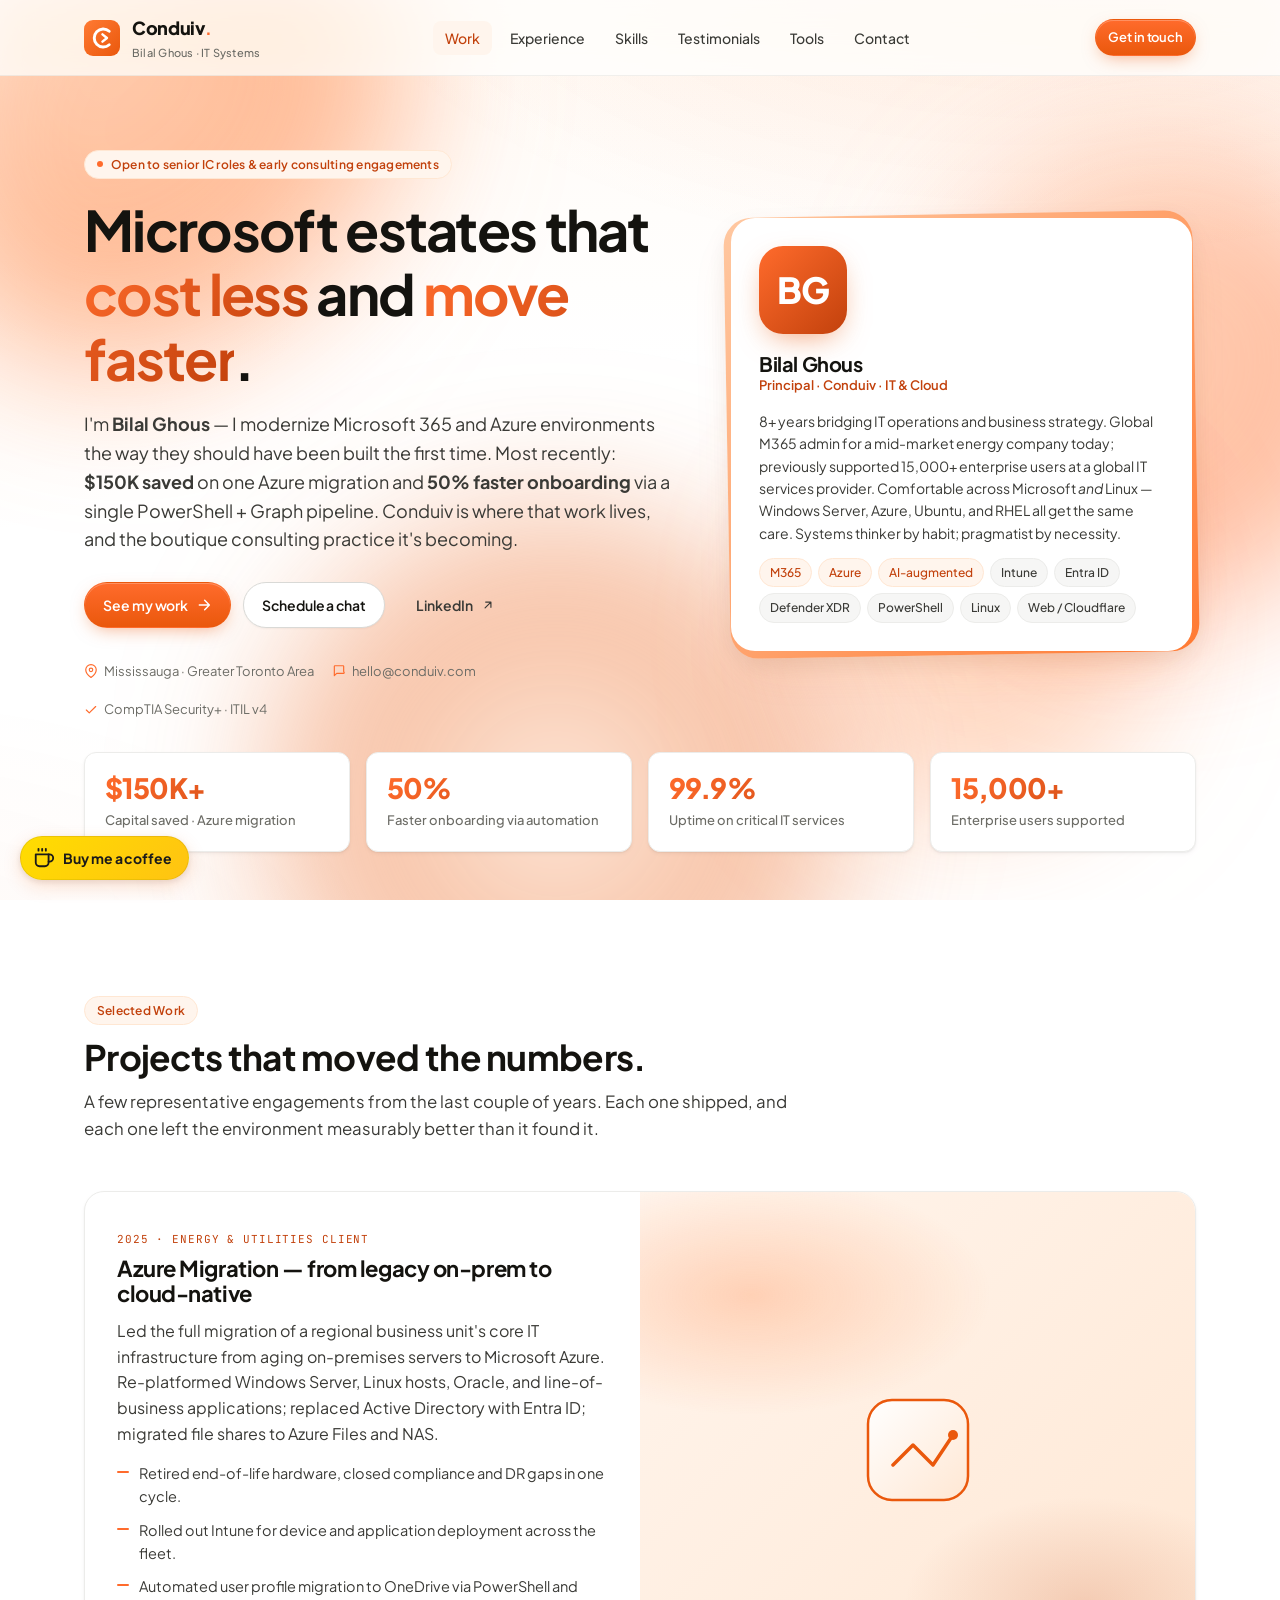
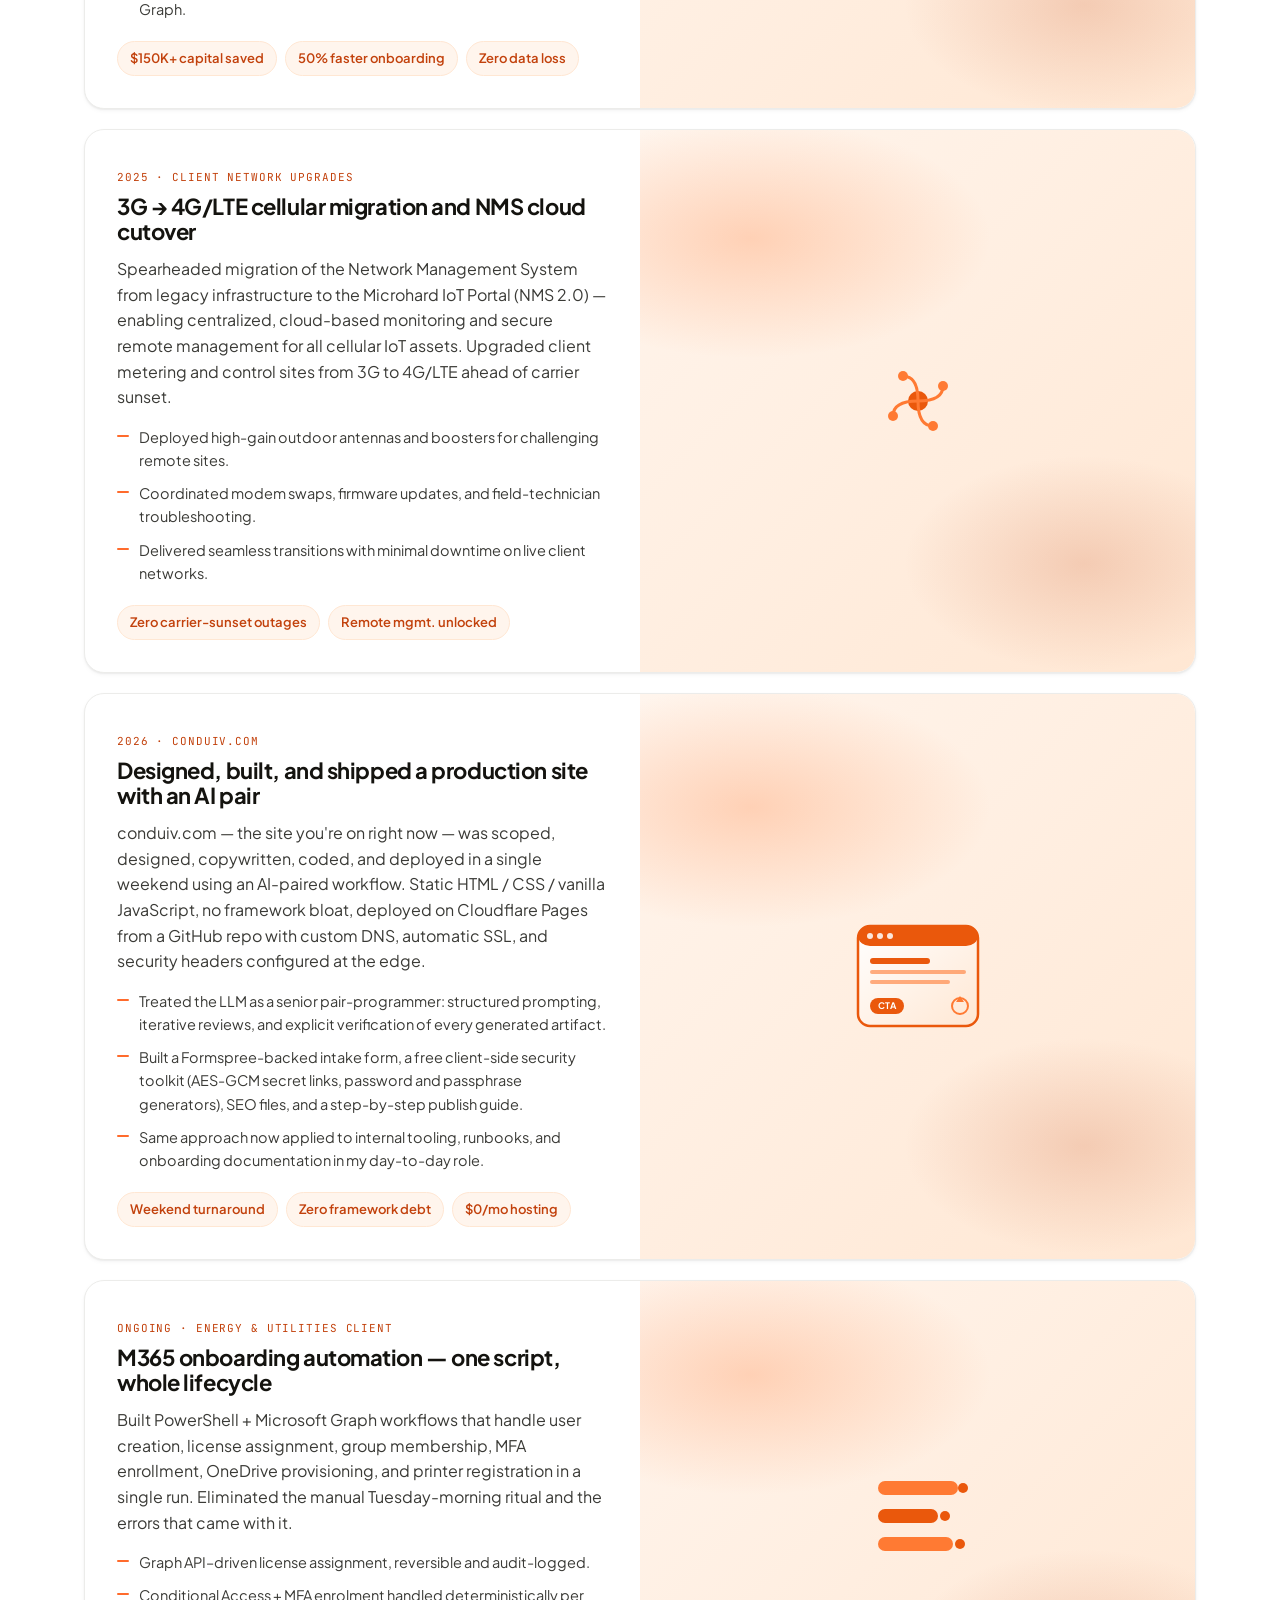
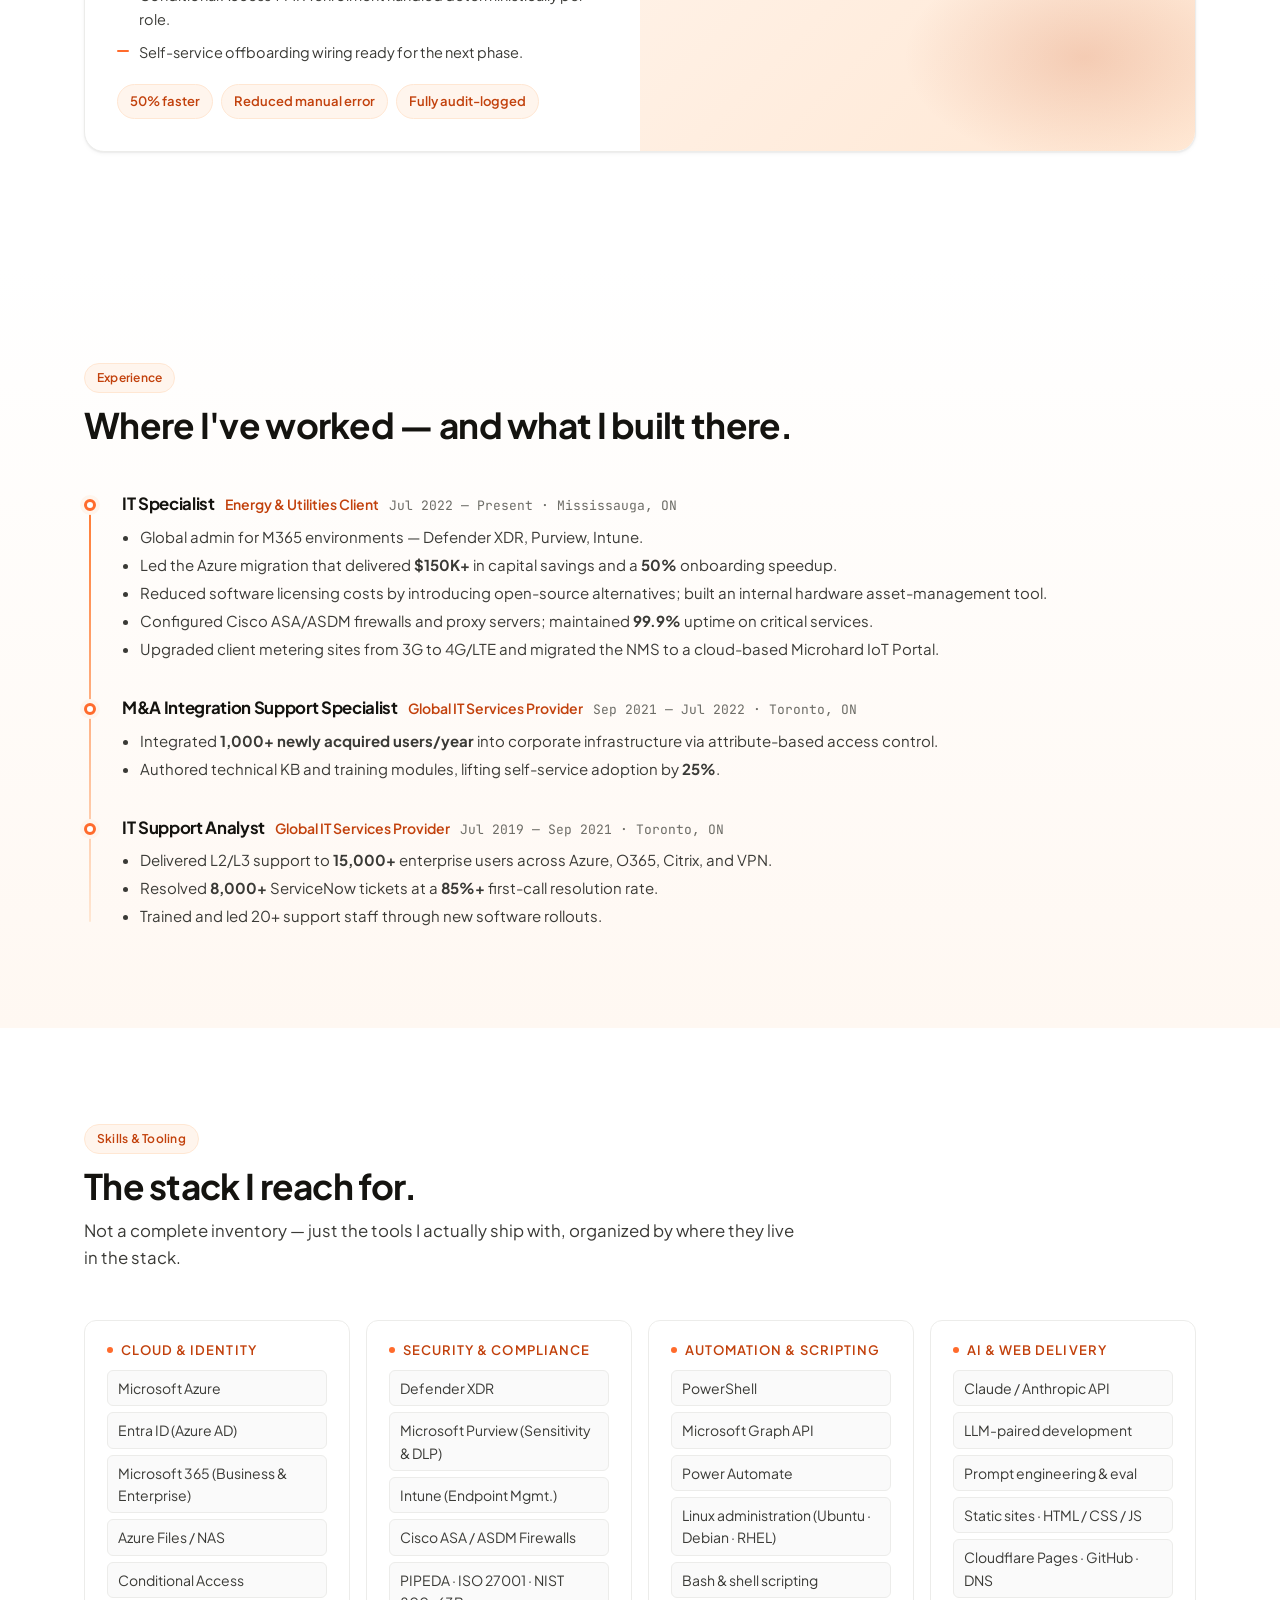
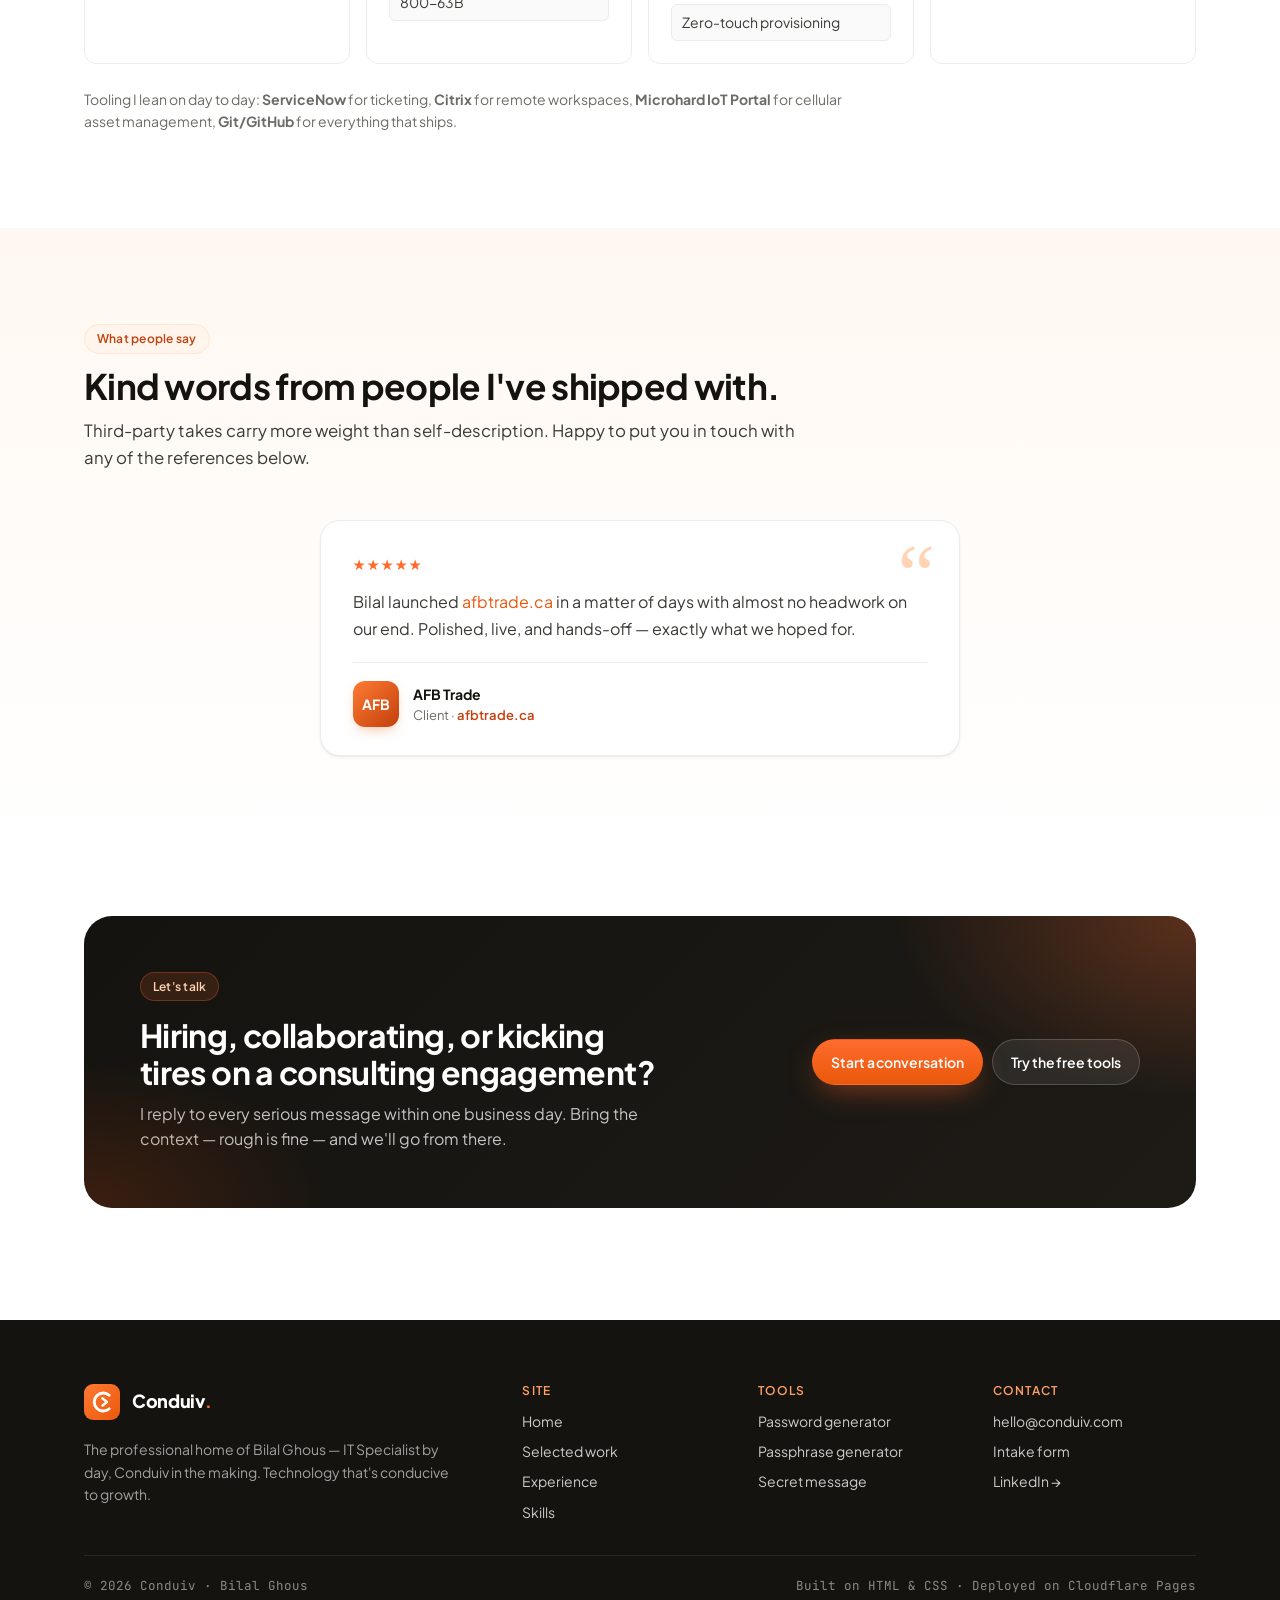
<file: index.html>
<!DOCTYPE html>
<html lang="en">
<head>
<meta charset="UTF-8">
<meta name="viewport" content="width=device-width, initial-scale=1.0">
<title>Bilal Ghous — IT Specialist &amp; Systems Administrator · Conduiv</title>
<meta name="description" content="Bilal Ghous is an IT Specialist and Systems Administrator based in the Greater Toronto Area, specializing in Microsoft 365, Azure, and security automation. Future home of Conduiv consulting.">
<link rel="preconnect" href="https://fonts.googleapis.com">
<link rel="preconnect" href="https://fonts.gstatic.com" crossorigin>
<link href="https://fonts.googleapis.com/css2?family=Plus+Jakarta+Sans:wght@400;500;600;700;800&family=JetBrains+Mono:wght@400;500&display=swap" rel="stylesheet">
<link rel="stylesheet" href="styles.css">
<link rel="icon" type="image/svg+xml" href="logo.svg">
<link rel="canonical" href="https://conduiv.com/">

<!-- Open Graph / social preview -->
<meta property="og:type" content="website">
<meta property="og:site_name" content="Conduiv">
<meta property="og:title" content="Bilal Ghous — IT Specialist &amp; Systems Administrator · Conduiv">
<meta property="og:description" content="Microsoft 365 and Azure estates that cost less and move faster. $150K saved on one migration · 50% faster onboarding. Boutique IT consulting from the Greater Toronto Area.">
<meta property="og:url" content="https://conduiv.com/">
<meta property="og:image" content="https://conduiv.com/og-image.svg">
<meta name="twitter:card" content="summary">
<meta name="twitter:title" content="Bilal Ghous — IT Specialist &amp; Systems Administrator · Conduiv">
<meta name="twitter:description" content="Microsoft 365 and Azure estates that cost less and move faster. Boutique IT consulting from the Greater Toronto Area.">
<meta name="twitter:image" content="https://conduiv.com/og-image.svg">

<!-- Structured data: Person + ProfessionalService -->
<script type="application/ld+json">
{
  "@context": "https://schema.org",
  "@graph": [
    {
      "@type": "Person",
      "@id": "https://conduiv.com/#bilal",
      "name": "Bilal Ghous",
      "givenName": "Bilal",
      "familyName": "Ghous",
      "jobTitle": "IT Specialist & Systems Administrator",
      "email": "mailto:hello@conduiv.com",
      "url": "https://conduiv.com/",
      "sameAs": [
        "https://www.linkedin.com/in/bilalghous/",
        "https://github.com/Conduiv"
      ],
      "address": {
        "@type": "PostalAddress",
        "addressLocality": "Mississauga",
        "addressRegion": "ON",
        "addressCountry": "CA"
      },
      "hasCredential": [
        { "@type": "EducationalOccupationalCredential", "name": "CompTIA Security+" },
        { "@type": "EducationalOccupationalCredential", "name": "ITIL v4 Foundation" }
      ],
      "knowsAbout": [
        "Microsoft 365", "Microsoft Azure", "Entra ID", "Intune",
        "Microsoft Defender XDR", "Microsoft Purview", "PowerShell",
        "Microsoft Graph API", "Linux administration", "Cisco ASA / ASDM",
        "Cloudflare Pages", "IT consulting", "Cloud migration"
      ],
      "worksFor": { "@id": "https://conduiv.com/#conduiv" }
    },
    {
      "@type": "ProfessionalService",
      "@id": "https://conduiv.com/#conduiv",
      "name": "Conduiv",
      "description": "Boutique IT consulting practice specializing in Microsoft 365 tenant hardening, Azure infrastructure modernization, and process engineering for mid-market organizations.",
      "url": "https://conduiv.com/",
      "logo": "https://conduiv.com/og-image.svg",
      "image": "https://conduiv.com/og-image.svg",
      "email": "hello@conduiv.com",
      "founder": { "@id": "https://conduiv.com/#bilal" },
      "areaServed": {
        "@type": "AdministrativeArea",
        "name": "Canada"
      },
      "address": {
        "@type": "PostalAddress",
        "addressLocality": "Mississauga",
        "addressRegion": "ON",
        "addressCountry": "CA"
      },
      "slogan": "Technology that's conducive to growth",
      "sameAs": [
        "https://www.linkedin.com/in/bilalghous/",
        "https://github.com/Conduiv"
      ],
      "hasOfferCatalog": {
        "@type": "OfferCatalog",
        "name": "Consulting services",
        "itemListElement": [
          {
            "@type": "Offer",
            "itemOffered": {
              "@type": "Service",
              "name": "Microsoft 365 Tenant Hardening",
              "description": "Identity, licensing, and security posture review for M365 environments."
            }
          },
          {
            "@type": "Offer",
            "itemOffered": {
              "@type": "Service",
              "name": "Infrastructure Modernization",
              "description": "Lift-and-shift and greenfield Azure migrations with cost and performance outcomes."
            }
          },
          {
            "@type": "Offer",
            "itemOffered": {
              "@type": "Service",
              "name": "Process Engineering",
              "description": "PowerShell and Microsoft Graph automation for onboarding, offboarding, and lifecycle workflows."
            }
          }
        ]
      }
    },
    {
      "@type": "WebSite",
      "@id": "https://conduiv.com/#website",
      "url": "https://conduiv.com/",
      "name": "Conduiv",
      "publisher": { "@id": "https://conduiv.com/#conduiv" },
      "inLanguage": "en-CA"
    }
  ]
}
</script>
</head>
<body>

<!-- Scroll progress bar -->
<div class="scroll-progress" aria-hidden="true"></div>

<!-- Living background orbs -->
<div class="orbs" aria-hidden="true">
  <span class="orb orb-1"></span>
  <span class="orb orb-2"></span>
  <span class="orb orb-3"></span>
  <span class="orb orb-4"></span>
</div>

<!-- NAV -->
<header class="topnav">
  <div class="topnav-inner">
    <a href="index.html" class="brand" aria-label="Conduiv home">
      <svg class="brand-logo" viewBox="0 0 40 40" fill="none" aria-hidden="true">
        <defs>
          <linearGradient id="nav-lg" x1="0" y1="0" x2="40" y2="40" gradientUnits="userSpaceOnUse">
            <stop offset="0%" stop-color="#FF7A33"/>
            <stop offset="100%" stop-color="#EA580C"/>
          </linearGradient>
        </defs>
        <rect width="40" height="40" rx="10" fill="url(#nav-lg)"/>
        <path d="M28 12.5 A10 10 0 1 0 28 27.5" stroke="white" stroke-width="3.25" stroke-linecap="round"/>
        <path d="M20.5 16 L25.5 20 L20.5 24" stroke="white" stroke-width="2.75" stroke-linecap="round" stroke-linejoin="round"/>
      </svg>
      <span>
        <span class="brand-word"><b>Conduiv</b><span class="dot">.</span></span>
        <span class="brand-kicker">Bilal Ghous · IT Systems</span>
      </span>
    </a>
    <nav>
      <ul class="navlinks">
        <li><a href="#work" class="active">Work</a></li>
        <li><a href="#experience">Experience</a></li>
        <li><a href="#skills">Skills</a></li>
        <li><a href="#testimonials">Testimonials</a></li>
        <li><a href="tools.html">Tools</a></li>
        <li><a href="contact.html">Contact</a></li>
      </ul>
    </nav>
    <div class="nav-cta">
      <a href="contact.html" class="btn btn-primary btn-sm" data-magnetic data-magnetic-strength="0.25">Get in touch</a>
    </div>
  </div>
</header>

<!-- HERO -->
<section class="hero">
  <div class="container">
    <div class="hero-grid">
      <div>
        <span class="eyebrow"><span class="pulse"></span> Open to senior IC roles &amp; early consulting engagements</span>
        <h1>
          Microsoft estates that <span class="grad">cost less</span> and <span class="grad">move faster</span>.
        </h1>
        <p class="hero-lead">
          I'm <strong>Bilal Ghous</strong> — I modernize Microsoft 365 and Azure environments the way they should have been built the first time. Most recently: <strong>$150K saved</strong> on one Azure migration and <strong>50% faster onboarding</strong> via a single PowerShell + Graph pipeline. Conduiv is where that work lives, and the boutique consulting practice it's becoming.
        </p>
        <div class="hero-ctas">
          <a href="#work" class="btn btn-primary" data-magnetic>
            See my work
            <svg width="16" height="16" viewBox="0 0 24 24" fill="none" stroke="currentColor" stroke-width="2.2" stroke-linecap="round" stroke-linejoin="round"><path d="M5 12h14M13 5l7 7-7 7"/></svg>
          </a>
          <a href="contact.html" class="btn btn-secondary" data-magnetic data-magnetic-strength="0.25">Schedule a chat</a>
          <a href="https://www.linkedin.com/in/bilalghous/" class="btn btn-ghost" target="_blank" rel="noopener">
            LinkedIn
            <svg width="14" height="14" viewBox="0 0 24 24" fill="none" stroke="currentColor" stroke-width="2" stroke-linecap="round" stroke-linejoin="round"><path d="M7 17L17 7M8 7h9v9"/></svg>
          </a>
        </div>
        <div class="hero-meta">
          <span>
            <svg viewBox="0 0 24 24" fill="none" stroke="currentColor" stroke-width="2" stroke-linecap="round" stroke-linejoin="round"><path d="M21 10c0 7-9 13-9 13s-9-6-9-13a9 9 0 0 1 18 0z"/><circle cx="12" cy="10" r="3"/></svg>
            Mississauga · Greater Toronto Area
          </span>
          <span>
            <svg viewBox="0 0 24 24" fill="none" stroke="currentColor" stroke-width="2" stroke-linecap="round" stroke-linejoin="round"><path d="M20 13V4a1 1 0 0 0-1-1H5a1 1 0 0 0-1 1v16l4-4h12a1 1 0 0 0 1-1z"/></svg>
            hello@conduiv.com
          </span>
          <span>
            <svg viewBox="0 0 24 24" fill="none" stroke="currentColor" stroke-width="2" stroke-linecap="round" stroke-linejoin="round"><polyline points="20 6 9 17 4 12"/></svg>
            CompTIA Security+ · ITIL v4
          </span>
        </div>
      </div>

      <!-- Portrait / Bio card -->
      <aside class="portrait" aria-label="About Bilal">
        <div class="portrait-inner">
          <div class="portrait-avatar">BG</div>
          <h3>Bilal Ghous</h3>
          <div class="role">Principal · Conduiv · IT &amp; Cloud</div>
          <p class="bio">
            8+ years bridging IT operations and business strategy. Global M365 admin for a mid-market energy company today; previously supported 15,000+ enterprise users at a global IT services provider. Comfortable across Microsoft <em>and</em> Linux — Windows Server, Azure, Ubuntu, and RHEL all get the same care. Systems thinker by habit; pragmatist by necessity.
          </p>
          <div class="portrait-badges">
            <span class="chip orange">M365</span>
            <span class="chip orange">Azure</span>
            <span class="chip orange">AI-augmented</span>
            <span class="chip">Intune</span>
            <span class="chip">Entra ID</span>
            <span class="chip">Defender XDR</span>
            <span class="chip">PowerShell</span>
            <span class="chip">Linux</span>
            <span class="chip">Web / Cloudflare</span>
          </div>
        </div>
      </aside>
    </div>

    <!-- Metric strip -->
    <div class="metrics mt-4">
      <div class="metric" data-reveal><div class="n"><span data-countup="150" data-countup-prefix="$" data-countup-suffix="K+">$150K+</span></div><div class="l">Capital saved · Azure migration</div></div>
      <div class="metric" data-reveal data-reveal-delay="80"><div class="n"><span data-countup="50" data-countup-suffix="%">50%</span></div><div class="l">Faster onboarding via automation</div></div>
      <div class="metric" data-reveal data-reveal-delay="160"><div class="n"><span data-countup="99.9" data-countup-suffix="%" data-countup-decimals="1">99.9%</span></div><div class="l">Uptime on critical IT services</div></div>
      <div class="metric" data-reveal data-reveal-delay="240"><div class="n"><span data-countup="15000" data-countup-suffix="+">15,000+</span></div><div class="l">Enterprise users supported</div></div>
    </div>
  </div>
</section>

<!-- WORK / CASE STUDIES -->
<section class="section" id="work">
  <div class="container">
    <div class="section-head">
      <span class="eyebrow">Selected Work</span>
      <h2>Projects that moved the numbers.</h2>
      <p>A few representative engagements from the last couple of years. Each one shipped, and each one left the environment measurably better than it found it.</p>
    </div>

    <!-- Case 1: Azure Migration -->
    <article class="case" data-reveal>
      <div class="case-body">
        <span class="case-tag">2025 · Energy &amp; Utilities Client</span>
        <h3>Azure Migration — from legacy on-prem to cloud-native</h3>
        <p>
          Led the full migration of a regional business unit's core IT infrastructure from aging on-premises servers to Microsoft Azure. Re-platformed Windows Server, Linux hosts, Oracle, and line-of-business applications; replaced Active Directory with Entra ID; migrated file shares to Azure Files and NAS.
        </p>
        <ul>
          <li>Retired end-of-life hardware, closed compliance and DR gaps in one cycle.</li>
          <li>Rolled out Intune for device and application deployment across the fleet.</li>
          <li>Automated user profile migration to OneDrive via PowerShell and Graph.</li>
        </ul>
        <div class="kpis">
          <span class="kpi">$150K+ capital saved</span>
          <span class="kpi">50% faster onboarding</span>
          <span class="kpi">Zero data loss</span>
        </div>
      </div>
      <div class="case-visual" aria-hidden="true">
        <svg width="140" height="140" viewBox="0 0 140 140" fill="none">
          <defs>
            <linearGradient id="cv1" x1="0" y1="0" x2="1" y2="1"><stop offset="0" stop-color="#fff"/><stop offset="1" stop-color="#FFE7D3"/></linearGradient>
          </defs>
          <rect x="20" y="20" width="100" height="100" rx="24" fill="url(#cv1)" stroke="#EA580C" stroke-width="2.5"/>
          <path d="M45 85 L65 65 L85 85 L105 55" stroke="#EA580C" stroke-width="3.5" stroke-linecap="round" stroke-linejoin="round" fill="none"/>
          <circle cx="105" cy="55" r="5" fill="#EA580C"/>
        </svg>
      </div>
    </article>

    <!-- Case 2: Network Upgrades -->
    <article class="case" data-reveal>
      <div class="case-body">
        <span class="case-tag">2025 · Client Network Upgrades</span>
        <h3>3G &rarr; 4G/LTE cellular migration and NMS cloud cutover</h3>
        <p>
          Spearheaded migration of the Network Management System from legacy infrastructure to the Microhard IoT Portal (NMS 2.0) — enabling centralized, cloud-based monitoring and secure remote management for all cellular IoT assets. Upgraded client metering and control sites from 3G to 4G/LTE ahead of carrier sunset.
        </p>
        <ul>
          <li>Deployed high-gain outdoor antennas and boosters for challenging remote sites.</li>
          <li>Coordinated modem swaps, firmware updates, and field-technician troubleshooting.</li>
          <li>Delivered seamless transitions with minimal downtime on live client networks.</li>
        </ul>
        <div class="kpis">
          <span class="kpi">Zero carrier-sunset outages</span>
          <span class="kpi">Remote mgmt. unlocked</span>
        </div>
      </div>
      <div class="case-visual" aria-hidden="true">
        <svg width="140" height="140" viewBox="0 0 140 140" fill="none">
          <circle cx="70" cy="70" r="10" fill="#EA580C"/>
          <path d="M70 70 Q70 45 55 45" stroke="#FF7A33" stroke-width="3" fill="none" stroke-linecap="round"/>
          <path d="M70 70 Q95 70 95 55" stroke="#FF7A33" stroke-width="3" fill="none" stroke-linecap="round"/>
          <path d="M70 70 Q70 95 85 95" stroke="#FF7A33" stroke-width="3" fill="none" stroke-linecap="round"/>
          <path d="M70 70 Q45 70 45 85" stroke="#FF7A33" stroke-width="3" fill="none" stroke-linecap="round"/>
          <circle cx="55" cy="45" r="5" fill="#FF7A33"/>
          <circle cx="95" cy="55" r="5" fill="#FF7A33"/>
          <circle cx="85" cy="95" r="5" fill="#FF7A33"/>
          <circle cx="45" cy="85" r="5" fill="#FF7A33"/>
        </svg>
      </div>
    </article>

    <!-- Case: AI-delivered website -->
    <article class="case" data-reveal>
      <div class="case-body">
        <span class="case-tag">2026 · conduiv.com</span>
        <h3>Designed, built, and shipped a production site with an AI pair</h3>
        <p>
          conduiv.com — the site you're on right now — was scoped, designed, copywritten, coded, and deployed in a single weekend using an AI-paired workflow. Static HTML / CSS / vanilla JavaScript, no framework bloat, deployed on Cloudflare Pages from a GitHub repo with custom DNS, automatic SSL, and security headers configured at the edge.
        </p>
        <ul>
          <li>Treated the LLM as a senior pair-programmer: structured prompting, iterative reviews, and explicit verification of every generated artifact.</li>
          <li>Built a Formspree-backed intake form, a free client-side security toolkit (AES-GCM secret links, password and passphrase generators), SEO files, and a step-by-step publish guide.</li>
          <li>Same approach now applied to internal tooling, runbooks, and onboarding documentation in my day-to-day role.</li>
        </ul>
        <div class="kpis">
          <span class="kpi">Weekend turnaround</span>
          <span class="kpi">Zero framework debt</span>
          <span class="kpi">$0/mo hosting</span>
        </div>
      </div>
      <div class="case-visual" aria-hidden="true">
        <svg width="160" height="140" viewBox="0 0 160 140" fill="none">
          <defs>
            <linearGradient id="cv-ai" x1="0" y1="0" x2="1" y2="1"><stop offset="0" stop-color="#fff"/><stop offset="1" stop-color="#FFE7D3"/></linearGradient>
          </defs>
          <rect x="20" y="20" width="120" height="100" rx="12" fill="url(#cv-ai)" stroke="#EA580C" stroke-width="2.5"/>
          <rect x="20" y="20" width="120" height="20" rx="12" fill="#EA580C"/>
          <circle cx="32" cy="30" r="3" fill="#fff" opacity="0.85"/>
          <circle cx="42" cy="30" r="3" fill="#fff" opacity="0.85"/>
          <circle cx="52" cy="30" r="3" fill="#fff" opacity="0.85"/>
          <rect x="32" y="52" width="60" height="6" rx="3" fill="#EA580C"/>
          <rect x="32" y="64" width="96" height="4" rx="2" fill="#FF7A33" opacity="0.6"/>
          <rect x="32" y="74" width="80" height="4" rx="2" fill="#FF7A33" opacity="0.6"/>
          <rect x="32" y="92" width="34" height="16" rx="8" fill="#EA580C"/>
          <text x="49" y="103" font-family="Plus Jakarta Sans, Inter, sans-serif" font-size="9" font-weight="700" fill="#fff" text-anchor="middle">CTA</text>
          <path d="M118 96 l8 0 l-4 -6 z" fill="#FF7A33"/>
          <circle cx="122" cy="100" r="8" fill="none" stroke="#FF7A33" stroke-width="2"/>
        </svg>
      </div>
    </article>

    <!-- Case 3: Onboarding Automation -->
    <article class="case" data-reveal>
      <div class="case-body">
        <span class="case-tag">Ongoing · Energy &amp; Utilities Client</span>
        <h3>M365 onboarding automation — one script, whole lifecycle</h3>
        <p>
          Built PowerShell + Microsoft Graph workflows that handle user creation, license assignment, group membership, MFA enrollment, OneDrive provisioning, and printer registration in a single run. Eliminated the manual Tuesday-morning ritual and the errors that came with it.
        </p>
        <ul>
          <li>Graph API–driven license assignment, reversible and audit-logged.</li>
          <li>Conditional Access + MFA enrolment handled deterministically per role.</li>
          <li>Self-service offboarding wiring ready for the next phase.</li>
        </ul>
        <div class="kpis">
          <span class="kpi">50% faster</span>
          <span class="kpi">Reduced manual error</span>
          <span class="kpi">Fully audit-logged</span>
        </div>
      </div>
      <div class="case-visual" aria-hidden="true">
        <svg width="140" height="140" viewBox="0 0 140 140" fill="none">
          <rect x="30" y="35" width="80" height="14" rx="7" fill="#FF7A33"/>
          <rect x="30" y="63" width="60" height="14" rx="7" fill="#EA580C"/>
          <rect x="30" y="91" width="75" height="14" rx="7" fill="#FF7A33"/>
          <circle cx="115" cy="42" r="5" fill="#EA580C"/>
          <circle cx="97"  cy="70" r="5" fill="#EA580C"/>
          <circle cx="112" cy="98" r="5" fill="#EA580C"/>
        </svg>
      </div>
    </article>
  </div>
</section>

<!-- ENGAGEMENT MODELS (hidden for now — remove `hidden` attribute to re-enable) -->
<section class="section" id="engagement" hidden style="background: linear-gradient(180deg, #fff, #fff8f2);">
  <div class="container">
    <div class="section-head">
      <span class="eyebrow">How we'd work together</span>
      <h2>Three ways to start.</h2>
      <p>Most engagements begin with a free Discovery call, then scale up only if the fit is right. No pressure to commit to a retainer on day one.</p>
    </div>

    <div class="engagement-grid">
      <article class="engagement" data-reveal>
        <div class="eng-badge">Step 0</div>
        <h3>Discovery Call</h3>
        <div class="eng-meta"><span>30 min</span><span class="dot-sep">·</span><span>Free</span></div>
        <p class="eng-body">A no-pitch conversation to sanity-check your situation and scope out what a real engagement would look like. Leave with something useful whether or not we work together.</p>
        <ul class="eng-list">
          <li>Independent second opinion on a plan you already have</li>
          <li>Vendor / platform selection sanity checks</li>
          <li>"Where would you start?" for a stuck project</li>
        </ul>
        <div class="eng-tag">Best for: first conversations</div>
      </article>

      <article class="engagement featured" data-reveal data-reveal-delay="80">
        <div class="eng-badge eng-badge-hot">Most popular</div>
        <h3>Focused Sprint</h3>
        <div class="eng-meta"><span>2–6 weeks</span><span class="dot-sep">·</span><span>Fixed fee</span></div>
        <p class="eng-body">A bounded project with a written scope, a fixed price, and a clear deliverable. Weekly progress updates, version-controlled hand-off, documentation you can actually use afterward.</p>
        <ul class="eng-list">
          <li>M365 tenant hardening audit + remediation plan</li>
          <li>Azure migration assessment and pilot</li>
          <li>Onboarding / offboarding automation buildout</li>
          <li>Identity and Conditional Access redesign</li>
        </ul>
        <div class="eng-tag">Best for: a specific initiative with a known outcome</div>
      </article>

      <article class="engagement" data-reveal data-reveal-delay="160">
        <div class="eng-badge">Ongoing</div>
        <h3>Fractional Retainer</h3>
        <div class="eng-meta"><span>Monthly</span><span class="dot-sep">·</span><span>10–40 hrs</span></div>
        <p class="eng-body">Part-time technical leadership for teams that need senior IT strategy but aren't ready for a full-time hire. Architecture review, vendor negotiation, escalation support, and a steady modernization cadence.</p>
        <ul class="eng-list">
          <li>Interim CTO / Head of IT coverage</li>
          <li>Quarterly roadmap &amp; architecture reviews</li>
          <li>Escalation &amp; incident advisory on retainer</li>
        </ul>
        <div class="eng-tag">Best for: continuous modernization work</div>
      </article>
    </div>

    <p class="eng-footer">
      Rates aren't hourly. Pilots are priced on outcome and scope; retainers are monthly. You'll get a real number after the Discovery call — never before we've understood what "done" looks like.
    </p>
  </div>
</section>

<!-- EXPERIENCE TIMELINE -->
<section class="section" id="experience" style="background: linear-gradient(180deg, #fff, #fff8f2);">
  <div class="container">
    <div class="section-head">
      <span class="eyebrow">Experience</span>
      <h2>Where I've worked — and what I built there.</h2>
    </div>

    <div class="timeline">
      <div class="t-item">
        <div class="t-head">
          <h3>IT Specialist</h3>
          <span class="t-company">Energy &amp; Utilities Client</span>
          <span class="t-dates">Jul 2022 — Present · Mississauga, ON</span>
        </div>
        <div class="t-body">
          <ul>
            <li>Global admin for M365 environments — Defender XDR, Purview, Intune.</li>
            <li>Led the Azure migration that delivered <strong>$150K+</strong> in capital savings and a <strong>50%</strong> onboarding speedup.</li>
            <li>Reduced software licensing costs by introducing open-source alternatives; built an internal hardware asset-management tool.</li>
            <li>Configured Cisco ASA/ASDM firewalls and proxy servers; maintained <strong>99.9%</strong> uptime on critical services.</li>
            <li>Upgraded client metering sites from 3G to 4G/LTE and migrated the NMS to a cloud-based Microhard IoT Portal.</li>
          </ul>
        </div>
      </div>

      <div class="t-item">
        <div class="t-head">
          <h3>M&amp;A Integration Support Specialist</h3>
          <span class="t-company">Global IT Services Provider</span>
          <span class="t-dates">Sep 2021 — Jul 2022 · Toronto, ON</span>
        </div>
        <div class="t-body">
          <ul>
            <li>Integrated <strong>1,000+ newly acquired users/year</strong> into corporate infrastructure via attribute-based access control.</li>
            <li>Authored technical KB and training modules, lifting self-service adoption by <strong>25%</strong>.</li>
          </ul>
        </div>
      </div>

      <div class="t-item">
        <div class="t-head">
          <h3>IT Support Analyst</h3>
          <span class="t-company">Global IT Services Provider</span>
          <span class="t-dates">Jul 2019 — Sep 2021 · Toronto, ON</span>
        </div>
        <div class="t-body">
          <ul>
            <li>Delivered L2/L3 support to <strong>15,000+</strong> enterprise users across Azure, O365, Citrix, and VPN.</li>
            <li>Resolved <strong>8,000+</strong> ServiceNow tickets at a <strong>85%+</strong> first-call resolution rate.</li>
            <li>Trained and led 20+ support staff through new software rollouts.</li>
          </ul>
        </div>
      </div>
    </div>
  </div>
</section>

<!-- SKILLS -->
<section class="section" id="skills">
  <div class="container">
    <div class="section-head">
      <span class="eyebrow">Skills &amp; Tooling</span>
      <h2>The stack I reach for.</h2>
      <p>Not a complete inventory — just the tools I actually ship with, organized by where they live in the stack.</p>
    </div>

    <div class="skill-grid">
      <div class="skill-col">
        <h4>Cloud &amp; Identity</h4>
        <ul>
          <li>Microsoft Azure</li>
          <li>Entra ID (Azure AD)</li>
          <li>Microsoft 365 (Business &amp; Enterprise)</li>
          <li>Azure Files / NAS</li>
          <li>Conditional Access</li>
        </ul>
      </div>
      <div class="skill-col">
        <h4>Security &amp; Compliance</h4>
        <ul>
          <li>Defender XDR</li>
          <li>Microsoft Purview (Sensitivity &amp; DLP)</li>
          <li>Intune (Endpoint Mgmt.)</li>
          <li>Cisco ASA / ASDM Firewalls</li>
          <li>PIPEDA · ISO 27001 · NIST 800-63B</li>
        </ul>
      </div>
      <div class="skill-col">
        <h4>Automation &amp; Scripting</h4>
        <ul>
          <li>PowerShell</li>
          <li>Microsoft Graph API</li>
          <li>Power Automate</li>
          <li>Linux administration (Ubuntu · Debian · RHEL)</li>
          <li>Bash &amp; shell scripting</li>
          <li>Zero-touch provisioning</li>
        </ul>
      </div>
      <div class="skill-col">
        <h4>AI &amp; Web Delivery</h4>
        <ul>
          <li>Claude / Anthropic API</li>
          <li>LLM-paired development</li>
          <li>Prompt engineering &amp; eval</li>
          <li>Static sites · HTML / CSS / JS</li>
          <li>Cloudflare Pages · GitHub · DNS</li>
        </ul>
      </div>
    </div>

    <p style="margin-top:24px; font-size:14px; color: var(--n-500); max-width:760px;">
      Tooling I lean on day to day: <strong>ServiceNow</strong> for ticketing, <strong>Citrix</strong> for remote workspaces, <strong>Microhard IoT Portal</strong> for cellular asset management, <strong>Git/GitHub</strong> for everything that ships.
    </p>
  </div>
</section>

<!-- TESTIMONIALS -->
<section class="section" id="testimonials" style="background: linear-gradient(180deg, #fff8f2, #fff);">
  <div class="container">
    <div class="section-head">
      <span class="eyebrow">What people say</span>
      <h2>Kind words from people I've shipped with.</h2>
      <p>Third-party takes carry more weight than self-description. Happy to put you in touch with any of the references below.</p>
    </div>

    <div class="testimonials">
      <article class="quote" data-reveal data-tilt data-tilt-max="4">
        <div class="quote-stars" aria-label="5 out of 5 stars">&#9733;&#9733;&#9733;&#9733;&#9733;</div>
        <p class="quote-body">
          Bilal launched <a href="https://afbtrade.ca" target="_blank" rel="noopener">afbtrade.ca</a> in a matter of days with almost no headwork on our end. Polished, live, and hands-off — exactly what we hoped for.
        </p>
        <div class="quote-attr">
          <div class="quote-avatar" aria-hidden="true">AFB</div>
          <div class="quote-meta">
            <div class="name">AFB Trade</div>
            <div class="role">Client · <a href="https://afbtrade.ca" target="_blank" rel="noopener">afbtrade.ca</a></div>
          </div>
        </div>
      </article>

    </div>
  </div>
</section>

<!-- CTA BANNER -->
<section class="section-tight">
  <div class="container">
    <div class="cta-banner">
      <div>
        <span class="eyebrow" style="background:rgba(255,107,44,0.14); color:#ffd2b3; border-color: rgba(255,107,44,0.28);">Let's talk</span>
        <h2 class="mt-2">Hiring, collaborating, or kicking tires on a consulting engagement?</h2>
        <p>I reply to every serious message within one business day. Bring the context — rough is fine — and we'll go from there.</p>
      </div>
      <div class="cta-banner-actions">
        <a href="contact.html" class="btn btn-primary" data-magnetic>Start a conversation</a>
        <a href="tools.html" class="btn btn-secondary" data-magnetic data-magnetic-strength="0.25">Try the free tools</a>
      </div>
    </div>
  </div>
</section>

<!-- FOOTER -->
<footer class="foot">
  <div class="container">
    <div class="foot-grid">
      <div class="foot-brand">
        <a href="index.html" class="brand">
          <svg class="brand-logo" viewBox="0 0 40 40" fill="none" aria-hidden="true">
            <defs>
              <linearGradient id="foot-lg" x1="0" y1="0" x2="40" y2="40" gradientUnits="userSpaceOnUse">
                <stop offset="0%" stop-color="#FF7A33"/>
                <stop offset="100%" stop-color="#EA580C"/>
              </linearGradient>
            </defs>
            <rect width="40" height="40" rx="10" fill="url(#foot-lg)"/>
            <path d="M28 12.5 A10 10 0 1 0 28 27.5" stroke="white" stroke-width="3.25" stroke-linecap="round"/>
            <path d="M20.5 16 L25.5 20 L20.5 24" stroke="white" stroke-width="2.75" stroke-linecap="round" stroke-linejoin="round"/>
          </svg>
          <span><span class="brand-word"><b>Conduiv</b><span class="dot">.</span></span></span>
        </a>
        <p class="foot-about">
          The professional home of Bilal Ghous — IT Specialist by day, Conduiv in the making. Technology that's conducive to growth.
        </p>
      </div>
      <div>
        <h4>Site</h4>
        <ul>
          <li><a href="index.html">Home</a></li>
          <li><a href="#work">Selected work</a></li>
          <li><a href="#experience">Experience</a></li>
          <li><a href="#skills">Skills</a></li>
        </ul>
      </div>
      <div>
        <h4>Tools</h4>
        <ul>
          <li><a href="tools.html#tool-password">Password generator</a></li>
          <li><a href="tools.html#tool-passphrase">Passphrase generator</a></li>
          <li><a href="tools.html#tool-secret">Secret message</a></li>
        </ul>
      </div>
      <div>
        <h4>Contact</h4>
        <ul>
          <li><a href="mailto:hello@conduiv.com">hello@conduiv.com</a></li>
          <li><a href="contact.html">Intake form</a></li>
          <li><a href="https://www.linkedin.com/in/bilalghous/" target="_blank" rel="noopener">LinkedIn &rarr;</a></li>
        </ul>
      </div>
    </div>
    <div class="foot-bottom">
      <span>&copy; 2026 Conduiv · Bilal Ghous</span>
      <span>Built on HTML &amp; CSS · Deployed on Cloudflare Pages</span>
    </div>
  </div>
</footer>

<!-- Buy Me a Coffee floating pill -->
<a href="https://www.buymeacoffee.com/bilalghous"
   class="bmac"
   target="_blank"
   rel="noopener noreferrer"
   aria-label="Buy me a coffee — opens Buy Me a Coffee in a new tab">
  <span class="bmac-icon" aria-hidden="true">
    <svg viewBox="0 0 24 24" fill="none" stroke="currentColor" stroke-width="2" stroke-linecap="round" stroke-linejoin="round">
      <path d="M17 8h1a4 4 0 0 1 0 8h-1"/>
      <path d="M3 8h14v9a4 4 0 0 1-4 4H7a4 4 0 0 1-4-4V8z"/>
      <line x1="6" y1="2" x2="6" y2="4"/>
      <line x1="10" y1="2" x2="10" y2="4"/>
      <line x1="14" y1="2" x2="14" y2="4"/>
    </svg>
  </span>
  <span class="bmac-text">Buy me a coffee</span>
</a>

<script src="enhance.js" defer></script>
</body>
</html>
</file>
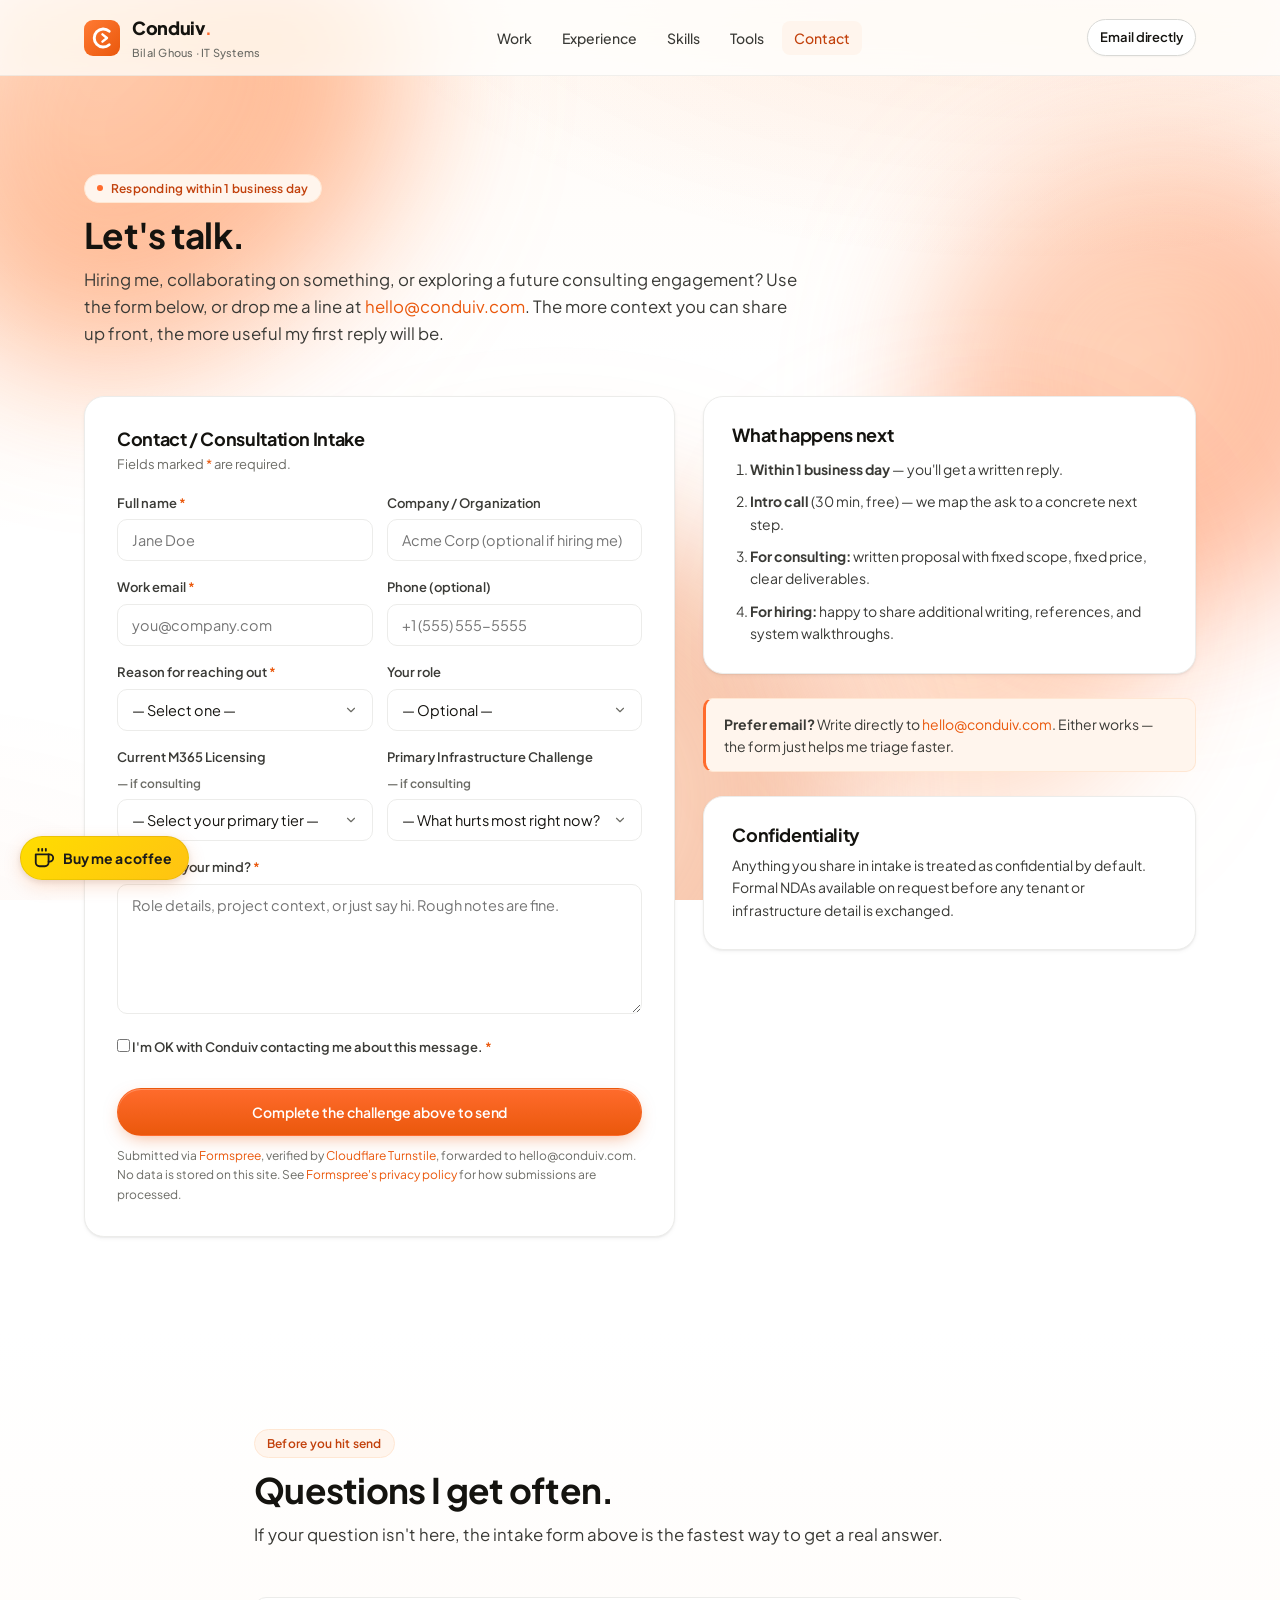
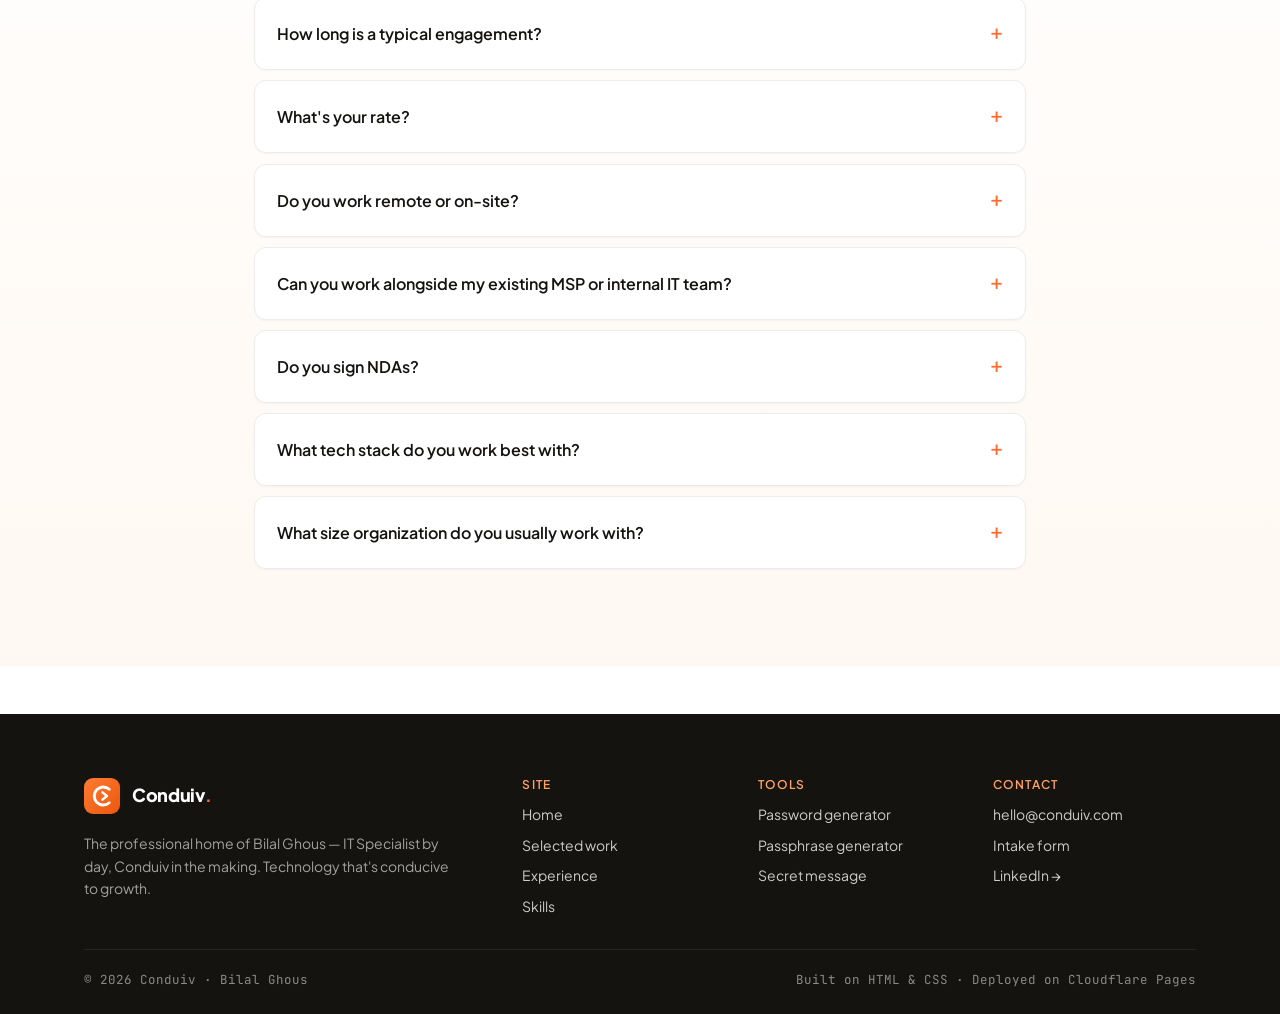
<file: contact.html>
<!DOCTYPE html>
<html lang="en">
<head>
<meta charset="UTF-8">
<meta name="viewport" content="width=device-width, initial-scale=1.0">
<title>Contact — Bilal Ghous · Conduiv</title>
<meta name="description" content="Get in touch with Bilal Ghous (Conduiv). For hiring, collaboration, or consulting inquiries.">
<link rel="preconnect" href="https://fonts.googleapis.com">
<link rel="preconnect" href="https://fonts.gstatic.com" crossorigin>
<link href="https://fonts.googleapis.com/css2?family=Plus+Jakarta+Sans:wght@400;500;600;700;800&family=JetBrains+Mono:wght@400;500&display=swap" rel="stylesheet">
<link rel="stylesheet" href="styles.css">
<link rel="icon" type="image/svg+xml" href="logo.svg">
<link rel="canonical" href="https://conduiv.com/contact.html">
<meta property="og:type" content="website">
<meta property="og:site_name" content="Conduiv">
<meta property="og:title" content="Contact &amp; Consultation Intake — Conduiv">
<meta property="og:description" content="Book a consultation with Conduiv. M365 tenant hardening, Azure modernization, and process engineering for mid-market organizations.">
<meta property="og:url" content="https://conduiv.com/contact.html">
<meta property="og:image" content="https://conduiv.com/og-image.svg">
<meta name="twitter:card" content="summary">
<!-- Cloudflare Turnstile — lightweight anti-bot challenge. Loads async. -->
<script src="https://challenges.cloudflare.com/turnstile/v0/api.js" async defer></script>
</head>
<body>

<!-- Scroll progress bar -->
<div class="scroll-progress" aria-hidden="true"></div>

<!-- Living background orbs -->
<div class="orbs" aria-hidden="true">
  <span class="orb orb-1"></span>
  <span class="orb orb-2"></span>
  <span class="orb orb-3"></span>
  <span class="orb orb-4"></span>
</div>

<!-- NAV -->
<header class="topnav">
  <div class="topnav-inner">
    <a href="index.html" class="brand" aria-label="Conduiv home">
      <svg class="brand-logo" viewBox="0 0 40 40" fill="none" aria-hidden="true">
        <defs>
          <linearGradient id="nav-lg" x1="0" y1="0" x2="40" y2="40" gradientUnits="userSpaceOnUse">
            <stop offset="0%" stop-color="#FF7A33"/>
            <stop offset="100%" stop-color="#EA580C"/>
          </linearGradient>
        </defs>
        <rect width="40" height="40" rx="10" fill="url(#nav-lg)"/>
        <path d="M28 12.5 A10 10 0 1 0 28 27.5" stroke="white" stroke-width="3.25" stroke-linecap="round"/>
        <path d="M20.5 16 L25.5 20 L20.5 24" stroke="white" stroke-width="2.75" stroke-linecap="round" stroke-linejoin="round"/>
      </svg>
      <span>
        <span class="brand-word"><b>Conduiv</b><span class="dot">.</span></span>
        <span class="brand-kicker">Bilal Ghous · IT Systems</span>
      </span>
    </a>
    <nav>
      <ul class="navlinks">
        <li><a href="index.html#work">Work</a></li>
        <li><a href="index.html#experience">Experience</a></li>
        <li><a href="index.html#skills">Skills</a></li>
        <li><a href="tools.html">Tools</a></li>
        <li><a href="contact.html" class="active">Contact</a></li>
      </ul>
    </nav>
    <div class="nav-cta">
      <a href="mailto:hello@conduiv.com" class="btn btn-secondary btn-sm" data-magnetic data-magnetic-strength="0.25">Email directly</a>
    </div>
  </div>
</header>

<section class="section">
  <div class="container">
    <div class="section-head">
      <span class="eyebrow"><span class="pulse"></span> Responding within 1 business day</span>
      <h2>Let's talk.</h2>
      <p>Hiring me, collaborating on something, or exploring a future consulting engagement? Use the form below, or drop me a line at <a href="mailto:hello@conduiv.com">hello@conduiv.com</a>. The more context you can share up front, the more useful my first reply will be.</p>
    </div>

    <div class="form-wrap">
      <!-- INTAKE FORM -->
      <form class="form-card"
            action="https://formspree.io/f/xgoryvqo"
            method="POST"
            id="intake-form">

        <input type="hidden" name="_subject" value="New Conduiv contact intake">
        <input type="text" name="_gotcha" style="display:none" tabindex="-1" autocomplete="off">

        <h3 style="margin-bottom:4px;">Contact / Consultation Intake</h3>
        <p style="font-size:13px; color: var(--n-500); margin-bottom: 18px;">
          Fields marked <span style="color: var(--o-600);">*</span> are required.
        </p>

        <div class="form-row">
          <div class="field">
            <label for="fullName">Full name <span class="req">*</span></label>
            <input id="fullName" name="name" type="text" required placeholder="Jane Doe">
          </div>
          <div class="field">
            <label for="company">Company / Organization</label>
            <input id="company" name="company" type="text" placeholder="Acme Corp (optional if hiring me)">
          </div>
        </div>

        <div class="form-row">
          <div class="field">
            <label for="email">Work email <span class="req">*</span></label>
            <input id="email" name="email" type="email" required placeholder="you@company.com">
          </div>
          <div class="field">
            <label for="phone">Phone (optional)</label>
            <input id="phone" name="phone" type="tel" placeholder="+1 (555) 555-5555">
          </div>
        </div>

        <div class="form-row">
          <div class="field">
            <label for="reason">Reason for reaching out <span class="req">*</span></label>
            <select id="reason" name="reason" required>
              <option value="">— Select one —</option>
              <option>Hiring / full-time role</option>
              <option>Contract / freelance IT engagement</option>
              <option>Consulting — Microsoft 365 / Azure</option>
              <option>Consulting — Security &amp; Compliance</option>
              <option>Consulting — Automation &amp; Scripting</option>
              <option>Collaboration / networking</option>
              <option>Speaking / writing / interview</option>
              <option>Other</option>
            </select>
          </div>
          <div class="field">
            <label for="role">Your role</label>
            <select id="role" name="role">
              <option value="">— Optional —</option>
              <option>Recruiter / Talent</option>
              <option>Hiring Manager</option>
              <option>Owner / Founder</option>
              <option>IT Manager / Director</option>
              <option>Operations Lead</option>
              <option>Peer / Colleague</option>
              <option>Other</option>
            </select>
          </div>
        </div>

        <div class="form-row">
          <div class="field">
            <label for="licensing">Current M365 Licensing <span class="help">— if consulting</span></label>
            <select id="licensing" name="m365_licensing">
              <option value="">— Select your primary tier —</option>
              <option>N/A — not a consulting inquiry</option>
              <option>None / Google Workspace</option>
              <option>Microsoft 365 Business Basic</option>
              <option>Microsoft 365 Business Standard</option>
              <option>Microsoft 365 Business Premium</option>
              <option>Microsoft 365 Apps for Business</option>
              <option>Office 365 E1</option>
              <option>Office 365 E3</option>
              <option>Office 365 E5</option>
              <option>Microsoft 365 E3</option>
              <option>Microsoft 365 E5</option>
              <option>Microsoft 365 F1 / F3 (Frontline)</option>
              <option>Mixed / Not sure</option>
            </select>
          </div>
          <div class="field">
            <label for="challenge">Primary Infrastructure Challenge <span class="help">— if consulting</span></label>
            <select id="challenge" name="primary_challenge">
              <option value="">— What hurts most right now? —</option>
              <option>N/A — not a consulting inquiry</option>
              <option>Security posture / compliance gap</option>
              <option>Legacy on-prem servers at end-of-life</option>
              <option>Azure / M365 tenant sprawl or misconfiguration</option>
              <option>Onboarding / offboarding is manual and error-prone</option>
              <option>Licensing costs out of control</option>
              <option>Recent M&amp;A — need to integrate a new company</option>
              <option>No IT lead — need a fractional architect</option>
              <option>Intune / endpoint management not deployed</option>
              <option>Backup / DR / business continuity gap</option>
              <option>Other (describe below)</option>
            </select>
          </div>
        </div>

        <div class="field">
          <label for="message">What's on your mind? <span class="req">*</span></label>
          <textarea id="message" name="message" required placeholder="Role details, project context, or just say hi. Rough notes are fine."></textarea>
        </div>

        <div class="field">
          <label class="checkrow">
            <input type="checkbox" name="consent" value="Yes" required>
            <span>I'm OK with Conduiv contacting me about this message. <span class="req">*</span></span>
          </label>
        </div>

        <!-- Cloudflare Turnstile — invisible-ish bot challenge. -->
        <!-- Replace YOUR_TURNSTILE_SITE_KEY with the Site Key from Cloudflare dashboard
             → Turnstile → your widget. The Secret Key stays in your Formspree
             settings (Settings → Spam filters → Cloudflare Turnstile). -->
        <div class="field" style="display:flex; justify-content:center; margin-bottom:14px;">
          <div class="cf-turnstile"
               data-sitekey="0x4AAAAAAC_dgBnxWfI5xasy"
               data-callback="onTurnstileSuccess"
               data-error-callback="onTurnstileError"
               data-expired-callback="onTurnstileExpired"
               data-theme="light"></div>
        </div>

        <button class="btn btn-primary" type="submit" id="intake-submit"
                style="width:100%; padding:14px;"
                data-magnetic data-magnetic-strength="0.15"
                disabled aria-disabled="true">
          Complete the challenge above to send
        </button>
        <p style="font-size:12px; color: var(--n-500); margin-top:10px;">
          Submitted via <a href="https://formspree.io" target="_blank" rel="noopener">Formspree</a>, verified by <a href="https://www.cloudflare.com/products/turnstile/" target="_blank" rel="noopener">Cloudflare Turnstile</a>, forwarded to hello@conduiv.com. No data is stored on this site. See <a href="https://formspree.io/legal/privacy-policy" target="_blank" rel="noopener">Formspree's privacy policy</a> for how submissions are processed.
        </p>
      </form>

      <script>
        // Turnstile lifecycle — gate the submit button until the challenge passes.
        function onTurnstileSuccess() {
          var btn = document.getElementById('intake-submit');
          if (!btn) return;
          btn.disabled = false;
          btn.setAttribute('aria-disabled', 'false');
          btn.textContent = 'Send message';
        }
        function onTurnstileError() {
          var btn = document.getElementById('intake-submit');
          if (!btn) return;
          btn.disabled = true;
          btn.setAttribute('aria-disabled', 'true');
          btn.textContent = 'Challenge failed — please retry';
        }
        function onTurnstileExpired() {
          var btn = document.getElementById('intake-submit');
          if (!btn) return;
          btn.disabled = true;
          btn.setAttribute('aria-disabled', 'true');
          btn.textContent = 'Challenge expired — please retry';
        }
      </script>

      <!-- Side panel -->
      <aside class="stack-lg">
        <div class="card">
          <h3>What happens next</h3>
          <ol style="padding-left:18px; font-size:14px; color: var(--n-700); margin-top:12px;">
            <li style="margin-bottom:10px;"><strong>Within 1 business day</strong> — you'll get a written reply.</li>
            <li style="margin-bottom:10px;"><strong>Intro call</strong> (30 min, free) — we map the ask to a concrete next step.</li>
            <li style="margin-bottom:10px;"><strong>For consulting:</strong> written proposal with fixed scope, fixed price, clear deliverables.</li>
            <li><strong>For hiring:</strong> happy to share additional writing, references, and system walkthroughs.</li>
          </ol>
        </div>

        <div class="notice">
          <strong>Prefer email?</strong> Write directly to
          <a href="mailto:hello@conduiv.com">hello@conduiv.com</a>. Either works — the form just helps me triage faster.
        </div>

        <div class="card">
          <h3>Confidentiality</h3>
          <p style="font-size:14px; color: var(--n-700); margin-top:8px;">
            Anything you share in intake is treated as confidential by default. Formal NDAs available on request before any tenant or infrastructure detail is exchanged.
          </p>
        </div>
      </aside>
    </div>
  </div>
</section>

<!-- FAQ -->
<section class="section" id="faq" style="background: linear-gradient(180deg, #fff, #fff8f2);">
  <div class="container" style="max-width: 820px;">
    <div class="section-head">
      <span class="eyebrow">Before you hit send</span>
      <h2>Questions I get often.</h2>
      <p>If your question isn't here, the intake form above is the fastest way to get a real answer.</p>
    </div>

    <div class="faq-list">
      <details class="faq" data-reveal>
        <summary>How long is a typical engagement?</summary>
        <div class="faq-body">
          Discovery calls are 30 minutes and usually same-week. Focused Sprints run 2–6 weeks with a written scope. Fractional retainers are monthly with a 60-day minimum so we have time to actually land something.
        </div>
      </details>

      <details class="faq" data-reveal>
        <summary>What's your rate?</summary>
        <div class="faq-body">
          Sprints are fixed-fee, scoped to outcome rather than hours. Retainers are monthly. I'll quote a real number after our Discovery call — once we know what success looks like — rather than publish an hourly rate that would only mislead you.
        </div>
      </details>

      <details class="faq" data-reveal>
        <summary>Do you work remote or on-site?</summary>
        <div class="faq-body">
          Remote-first from the Greater Toronto Area. I'm happy to travel within Canada for kickoffs, workshops, and milestone reviews when being physically present genuinely adds value.
        </div>
      </details>

      <details class="faq" data-reveal>
        <summary>Can you work alongside my existing MSP or internal IT team?</summary>
        <div class="faq-body">
          Yes — and that's often the best setup. I bring specialist depth on M365, Azure, identity, and automation. Your existing team keeps running day-to-day; I handle the modernization work they don't have time for.
        </div>
      </details>

      <details class="faq" data-reveal>
        <summary>Do you sign NDAs?</summary>
        <div class="faq-body">
          Yes, standard practice. Happy to sign yours, or use a short mutual NDA I keep on hand. Nothing sensitive is exchanged until one is in place.
        </div>
      </details>

      <details class="faq" data-reveal>
        <summary>What tech stack do you work best with?</summary>
        <div class="faq-body">
          Microsoft-first: M365, Azure, Entra ID, Intune, Defender XDR, Purview, PowerShell, Microsoft Graph. I also work with Linux (Ubuntu, RHEL), Cisco ASA/ASDM firewalls, and most mainstream SaaS integrations. If you're a Google Workspace / AWS-native shop, I'll refer you to someone better suited rather than fake the fit.
        </div>
      </details>

      <details class="faq" data-reveal>
        <summary>What size organization do you usually work with?</summary>
        <div class="faq-body">
          Mid-market (50–1,500 employees) is the sweet spot — big enough to have real infrastructure complexity, small enough that one engaged consultant can move the needle. I've supported enterprise estates of 15,000+ users and can scale up when needed.
        </div>
      </details>
    </div>
  </div>
</section>

<!-- FOOTER -->
<footer class="foot">
  <div class="container">
    <div class="foot-grid">
      <div class="foot-brand">
        <a href="index.html" class="brand">
          <svg class="brand-logo" viewBox="0 0 40 40" fill="none" aria-hidden="true">
            <defs>
              <linearGradient id="foot-lg" x1="0" y1="0" x2="40" y2="40" gradientUnits="userSpaceOnUse">
                <stop offset="0%" stop-color="#FF7A33"/>
                <stop offset="100%" stop-color="#EA580C"/>
              </linearGradient>
            </defs>
            <rect width="40" height="40" rx="10" fill="url(#foot-lg)"/>
            <path d="M28 12.5 A10 10 0 1 0 28 27.5" stroke="white" stroke-width="3.25" stroke-linecap="round"/>
            <path d="M20.5 16 L25.5 20 L20.5 24" stroke="white" stroke-width="2.75" stroke-linecap="round" stroke-linejoin="round"/>
          </svg>
          <span><span class="brand-word"><b>Conduiv</b><span class="dot">.</span></span></span>
        </a>
        <p class="foot-about">
          The professional home of Bilal Ghous — IT Specialist by day, Conduiv in the making. Technology that's conducive to growth.
        </p>
      </div>
      <div>
        <h4>Site</h4>
        <ul>
          <li><a href="index.html">Home</a></li>
          <li><a href="index.html#work">Selected work</a></li>
          <li><a href="index.html#experience">Experience</a></li>
          <li><a href="index.html#skills">Skills</a></li>
        </ul>
      </div>
      <div>
        <h4>Tools</h4>
        <ul>
          <li><a href="tools.html#tool-password">Password generator</a></li>
          <li><a href="tools.html#tool-passphrase">Passphrase generator</a></li>
          <li><a href="tools.html#tool-secret">Secret message</a></li>
        </ul>
      </div>
      <div>
        <h4>Contact</h4>
        <ul>
          <li><a href="mailto:hello@conduiv.com">hello@conduiv.com</a></li>
          <li><a href="contact.html">Intake form</a></li>
          <li><a href="https://www.linkedin.com/in/bilalghous/" target="_blank" rel="noopener">LinkedIn &rarr;</a></li>
        </ul>
      </div>
    </div>
    <div class="foot-bottom">
      <span>&copy; 2026 Conduiv · Bilal Ghous</span>
      <span>Built on HTML &amp; CSS · Deployed on Cloudflare Pages</span>
    </div>
  </div>
</footer>

<!-- Buy Me a Coffee floating pill -->
<a href="https://www.buymeacoffee.com/bilalghous"
   class="bmac"
   target="_blank"
   rel="noopener noreferrer"
   aria-label="Buy me a coffee — opens Buy Me a Coffee in a new tab">
  <span class="bmac-icon" aria-hidden="true">
    <svg viewBox="0 0 24 24" fill="none" stroke="currentColor" stroke-width="2" stroke-linecap="round" stroke-linejoin="round">
      <path d="M17 8h1a4 4 0 0 1 0 8h-1"/>
      <path d="M3 8h14v9a4 4 0 0 1-4 4H7a4 4 0 0 1-4-4V8z"/>
      <line x1="6" y1="2" x2="6" y2="4"/>
      <line x1="10" y1="2" x2="10" y2="4"/>
      <line x1="14" y1="2" x2="14" y2="4"/>
    </svg>
  </span>
  <span class="bmac-text">Buy me a coffee</span>
</a>

<script src="enhance.js" defer></script>
</body>
</html>
</file>
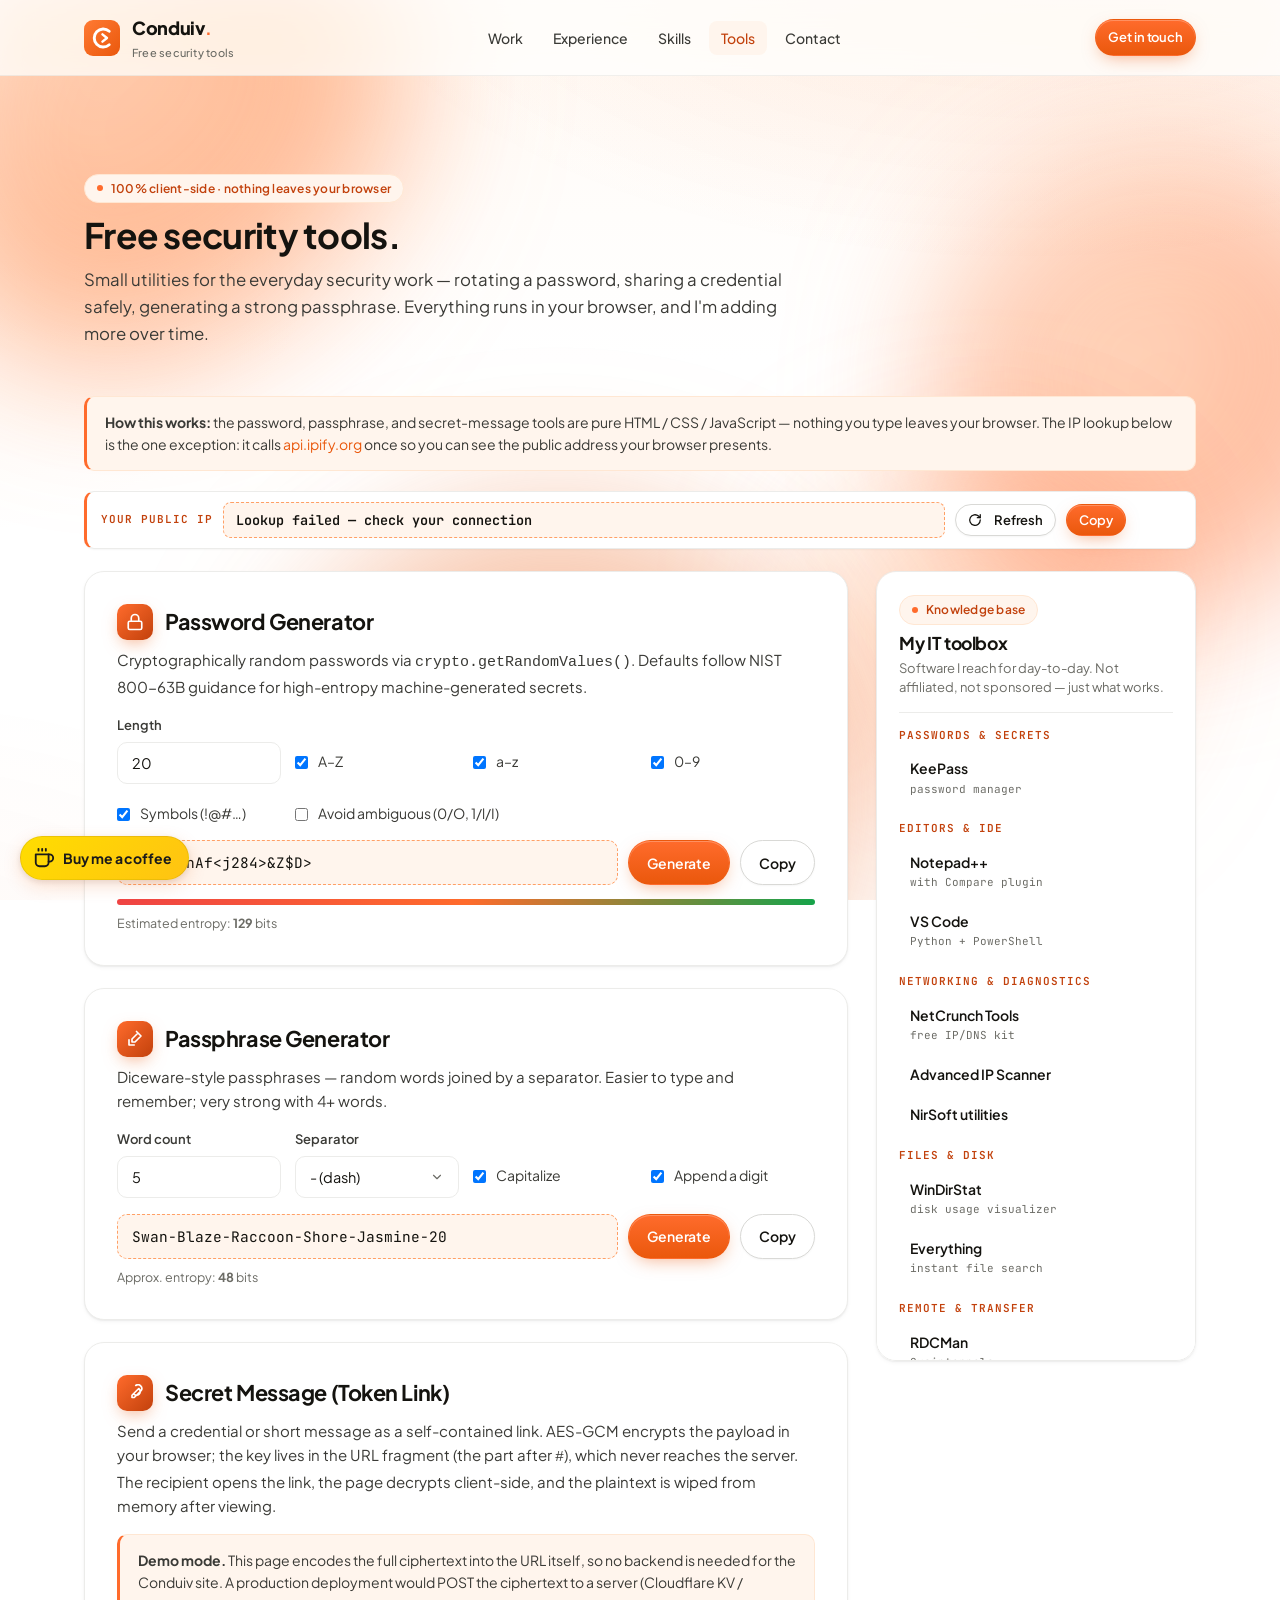
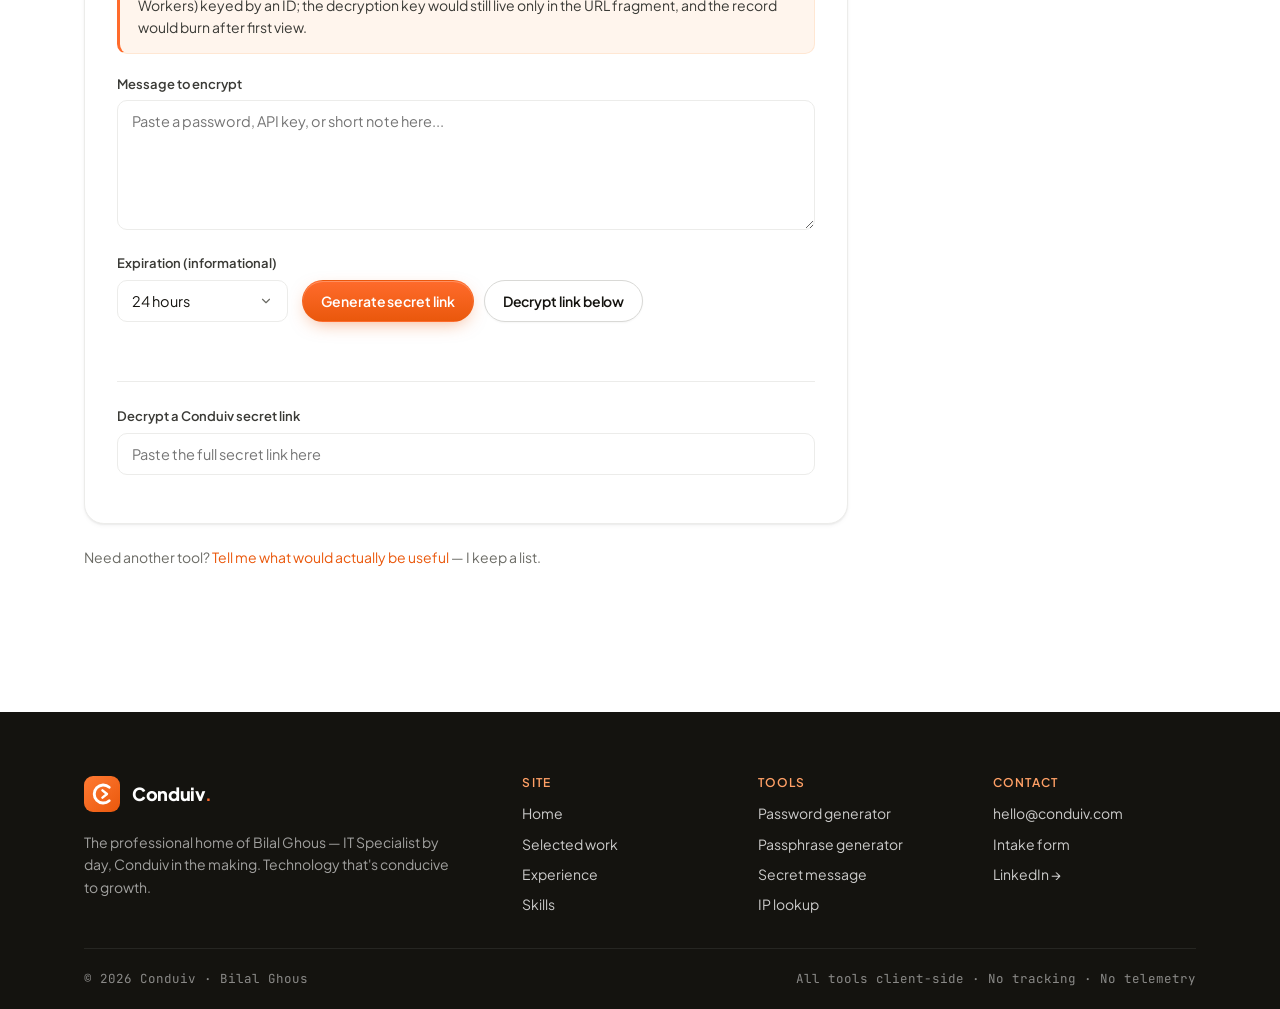
<file: tools.html>
<!DOCTYPE html>
<html lang="en">
<head>
<meta charset="UTF-8">
<meta name="viewport" content="width=device-width, initial-scale=1.0">
<title>Free Security Tools — Conduiv</title>
<meta name="description" content="Client-side security utilities from Conduiv. Password generator, passphrase generator, and AES-GCM encrypted secret links. Nothing is sent to a server.">
<link rel="preconnect" href="https://fonts.googleapis.com">
<link rel="preconnect" href="https://fonts.gstatic.com" crossorigin>
<link href="https://fonts.googleapis.com/css2?family=Plus+Jakarta+Sans:wght@400;500;600;700;800&family=JetBrains+Mono:wght@400;500&display=swap" rel="stylesheet">
<link rel="stylesheet" href="styles.css">
<link rel="icon" type="image/svg+xml" href="logo.svg">
<link rel="canonical" href="https://conduiv.com/tools.html">
<meta property="og:type" content="website">
<meta property="og:site_name" content="Conduiv">
<meta property="og:title" content="Free Security Tools — Conduiv">
<meta property="og:description" content="Client-side password generator, passphrase generator, and AES-GCM encrypted secret links. Nothing leaves your browser.">
<meta property="og:url" content="https://conduiv.com/tools.html">
<meta property="og:image" content="https://conduiv.com/og-image.svg">
<meta name="twitter:card" content="summary">
</head>
<body>

<!-- Scroll progress bar -->
<div class="scroll-progress" aria-hidden="true"></div>

<!-- Living background orbs -->
<div class="orbs" aria-hidden="true">
  <span class="orb orb-1"></span>
  <span class="orb orb-2"></span>
  <span class="orb orb-3"></span>
  <span class="orb orb-4"></span>
</div>

<!-- NAV -->
<header class="topnav">
  <div class="topnav-inner">
    <a href="index.html" class="brand" aria-label="Conduiv home">
      <svg class="brand-logo" viewBox="0 0 40 40" fill="none" aria-hidden="true">
        <defs>
          <linearGradient id="nav-lg" x1="0" y1="0" x2="40" y2="40" gradientUnits="userSpaceOnUse">
            <stop offset="0%" stop-color="#FF7A33"/>
            <stop offset="100%" stop-color="#EA580C"/>
          </linearGradient>
        </defs>
        <rect width="40" height="40" rx="10" fill="url(#nav-lg)"/>
        <path d="M28 12.5 A10 10 0 1 0 28 27.5" stroke="white" stroke-width="3.25" stroke-linecap="round"/>
        <path d="M20.5 16 L25.5 20 L20.5 24" stroke="white" stroke-width="2.75" stroke-linecap="round" stroke-linejoin="round"/>
      </svg>
      <span>
        <span class="brand-word"><b>Conduiv</b><span class="dot">.</span></span>
        <span class="brand-kicker">Free security tools</span>
      </span>
    </a>
    <nav>
      <ul class="navlinks">
        <li><a href="index.html#work">Work</a></li>
        <li><a href="index.html#experience">Experience</a></li>
        <li><a href="index.html#skills">Skills</a></li>
        <li><a href="tools.html" class="active">Tools</a></li>
        <li><a href="contact.html">Contact</a></li>
      </ul>
    </nav>
    <div class="nav-cta">
      <a href="contact.html" class="btn btn-primary btn-sm" data-magnetic data-magnetic-strength="0.25">Get in touch</a>
    </div>
  </div>
</header>

<section class="section">
  <div class="container">
    <div class="section-head">
      <span class="eyebrow"><span class="pulse"></span> 100% client-side · nothing leaves your browser</span>
      <h2>Free security tools.</h2>
      <p>Small utilities for the everyday security work — rotating a password, sharing a credential safely, generating a strong passphrase. Everything runs in your browser, and I'm adding more over time.</p>
    </div>

    <div class="notice">
      <strong>How this works:</strong> the password, passphrase, and secret-message tools are pure HTML / CSS / JavaScript — nothing you type leaves your browser. The IP lookup below is the one exception: it calls <a href="https://www.ipify.org/" target="_blank" rel="noopener">api.ipify.org</a> once so you can see the public address your browser presents.
    </div>

    <!-- IP ADDRESS — compact top-of-page field -->
    <div class="ip-bar" id="tool-ip" data-reveal>
      <label class="ip-bar-label" for="ip-address">Your public IP</label>
      <input id="ip-address" type="text" readonly value="Looking up…" aria-live="polite">
      <span class="ip-version" id="ip-version"></span>
      <button class="btn btn-secondary btn-sm" id="ip-refresh" title="Refresh">
        <svg width="14" height="14" viewBox="0 0 24 24" fill="none" stroke="currentColor" stroke-width="2.2" stroke-linecap="round" stroke-linejoin="round"><path d="M21 12a9 9 0 1 1-3-6.7L21 8"/><path d="M21 3v5h-5"/></svg>
        Refresh
      </button>
      <button class="btn btn-primary btn-sm" data-copy="ip-address">Copy</button>
      <span class="copy-status" id="ip-copy-status">copied</span>
    </div>

    <div class="tools-layout">
    <div class="tools-main">

    <!-- TOOL 1: PASSWORD -->
    <div class="tool-card" id="tool-password" data-reveal>
      <h2><span class="ic">
        <svg width="18" height="18" viewBox="0 0 24 24" fill="none" stroke="currentColor" stroke-width="2.2" stroke-linecap="round" stroke-linejoin="round"><rect x="3" y="11" width="18" height="11" rx="2"/><path d="M7 11V7a5 5 0 0 1 10 0v4"/></svg>
      </span> Password Generator</h2>
      <p class="lead">
        Cryptographically random passwords via <code>crypto.getRandomValues()</code>. Defaults follow NIST 800-63B guidance for high-entropy machine-generated secrets.
      </p>

      <div class="tool-controls">
        <div class="field" style="margin:0;">
          <label for="pw-length">Length</label>
          <input id="pw-length" type="number" min="6" max="128" value="20">
        </div>
        <label class="checkrow" style="align-items:center; padding-top:24px;">
          <input id="pw-upper" type="checkbox" checked>
          <span>A–Z</span>
        </label>
        <label class="checkrow" style="align-items:center; padding-top:24px;">
          <input id="pw-lower" type="checkbox" checked>
          <span>a–z</span>
        </label>
        <label class="checkrow" style="align-items:center; padding-top:24px;">
          <input id="pw-digits" type="checkbox" checked>
          <span>0–9</span>
        </label>
        <label class="checkrow" style="align-items:center; padding-top:4px;">
          <input id="pw-symbols" type="checkbox" checked>
          <span>Symbols (!@#…)</span>
        </label>
        <label class="checkrow" style="align-items:center; padding-top:4px; grid-column: span 2;">
          <input id="pw-noambig" type="checkbox">
          <span>Avoid ambiguous (0/O, 1/l/I)</span>
        </label>
      </div>

      <div class="tool-output">
        <input id="pw-output" type="text" readonly placeholder="Click Generate">
        <button class="btn btn-primary" id="pw-generate">Generate</button>
        <button class="btn btn-secondary" data-copy="pw-output">Copy</button>
      </div>
      <div class="strength-bar"><span id="pw-strength"></span></div>
      <div style="font-size:12.5px; color: var(--n-500); margin-top:8px;">
        Estimated entropy: <strong id="pw-entropy">—</strong> bits
        <span class="copy-status" id="pw-copy-status">copied</span>
      </div>
    </div>

    <!-- TOOL 2: PASSPHRASE -->
    <div class="tool-card" id="tool-passphrase" data-reveal data-reveal-delay="100">
      <h2><span class="ic">
        <svg width="18" height="18" viewBox="0 0 24 24" fill="none" stroke="currentColor" stroke-width="2.2" stroke-linecap="round" stroke-linejoin="round"><path d="M14 2l6 6-8 8H8v-4l8-8 2 2"/><path d="M4 13v7h7"/></svg>
      </span> Passphrase Generator</h2>
      <p class="lead">
        Diceware-style passphrases — random words joined by a separator. Easier to type and remember; very strong with 4+ words.
      </p>

      <div class="tool-controls">
        <div class="field" style="margin:0;">
          <label for="kp-words">Word count</label>
          <input id="kp-words" type="number" min="3" max="12" value="5">
        </div>
        <div class="field" style="margin:0;">
          <label for="kp-sep">Separator</label>
          <select id="kp-sep">
            <option value="-">- (dash)</option>
            <option value=".">. (dot)</option>
            <option value="_">_ (underscore)</option>
            <option value=" ">space</option>
            <option value="">none</option>
          </select>
        </div>
        <label class="checkrow" style="align-items:center; padding-top:24px;">
          <input id="kp-cap" type="checkbox" checked>
          <span>Capitalize</span>
        </label>
        <label class="checkrow" style="align-items:center; padding-top:24px;">
          <input id="kp-num" type="checkbox" checked>
          <span>Append a digit</span>
        </label>
      </div>

      <div class="tool-output">
        <input id="kp-output" type="text" readonly placeholder="Click Generate">
        <button class="btn btn-primary" id="kp-generate">Generate</button>
        <button class="btn btn-secondary" data-copy="kp-output">Copy</button>
      </div>
      <div style="font-size:12.5px; color: var(--n-500); margin-top:8px;">
        Approx. entropy: <strong id="kp-entropy">—</strong> bits
        <span class="copy-status" id="kp-copy-status">copied</span>
      </div>
    </div>

    <!-- TOOL 3: SECRET MESSAGE -->
    <div class="tool-card" id="tool-secret" data-reveal data-reveal-delay="180">
      <h2><span class="ic">
        <svg width="18" height="18" viewBox="0 0 24 24" fill="none" stroke="currentColor" stroke-width="2.2" stroke-linecap="round" stroke-linejoin="round"><path d="M10 13a5 5 0 1 0 7-7l-9 9v3h3l9-9a5 5 0 0 0-7-7"/></svg>
      </span> Secret Message (Token Link)</h2>
      <p class="lead">
        Send a credential or short message as a self-contained link. AES-GCM encrypts the payload in your browser; the key lives in the URL fragment (the part after <code>#</code>), which never reaches the server. The recipient opens the link, the page decrypts client-side, and the plaintext is wiped from memory after viewing.
      </p>

      <div class="notice">
        <strong>Demo mode.</strong> This page encodes the full ciphertext into the URL itself, so no backend is needed for the Conduiv site. A production deployment would POST the ciphertext to a server (Cloudflare KV / Workers) keyed by an ID; the decryption key would still live only in the URL fragment, and the record would burn after first view.
      </div>

      <div class="field">
        <label for="sec-input">Message to encrypt</label>
        <textarea id="sec-input" placeholder="Paste a password, API key, or short note here..."></textarea>
      </div>
      <div class="tool-controls" style="grid-template-columns: 1fr 3fr;">
        <div class="field" style="margin:0;">
          <label for="sec-ttl">Expiration (informational)</label>
          <select id="sec-ttl">
            <option value="1h">1 hour</option>
            <option value="24h" selected>24 hours</option>
            <option value="7d">7 days</option>
            <option value="once">After 1 view</option>
          </select>
        </div>
        <div style="align-self: end; display: flex; gap: 10px; flex-wrap: wrap;">
          <button class="btn btn-primary" id="sec-generate">Generate secret link</button>
          <button class="btn btn-secondary" id="sec-decrypt-btn">Decrypt link below</button>
        </div>
      </div>

      <div class="secret-output" id="sec-link-out" style="display:none;"></div>
      <div style="margin-top:10px; display:flex; gap:10px; align-items:center;">
        <button class="btn btn-secondary btn-sm" data-copy="sec-link-text" id="sec-copy-btn" style="display:none;">Copy link</button>
        <span class="copy-status" id="sec-copy-status">copied</span>
        <input type="hidden" id="sec-link-text" value="">
      </div>

      <hr class="hr">

      <div class="field">
        <label for="sec-paste">Decrypt a Conduiv secret link</label>
        <input id="sec-paste" type="text" placeholder="Paste the full secret link here">
      </div>
      <div class="secret-output" id="sec-decrypted" style="display:none;"></div>
    </div>

    <p style="font-size:14px; color: var(--n-500);">
      Need another tool? <a href="contact.html">Tell me what would actually be useful</a> — I keep a list.
    </p>

    </div><!-- /.tools-main -->

    <aside class="tools-sidebar" aria-labelledby="toolbox-heading">
      <div class="sidebar-card" data-reveal>
        <div class="sidebar-head">
          <span class="eyebrow" style="margin:0;"><span class="pulse"></span> Knowledge base</span>
          <h3 id="toolbox-heading">My IT toolbox</h3>
          <p class="sidebar-note">Software I reach for day-to-day. Not affiliated, not sponsored — just what works.</p>
        </div>

        <div class="sidebar-group">
          <h4>Passwords &amp; secrets</h4>
          <ul>
            <li><a href="https://keepass.info/" target="_blank" rel="noopener">KeePass <span class="sidebar-meta">password manager</span></a></li>
          </ul>
        </div>

        <div class="sidebar-group">
          <h4>Editors &amp; IDE</h4>
          <ul>
            <li><a href="https://notepad-plus-plus.org/" target="_blank" rel="noopener">Notepad++ <span class="sidebar-meta">with Compare plugin</span></a></li>
            <li><a href="https://code.visualstudio.com/" target="_blank" rel="noopener">VS Code <span class="sidebar-meta">Python + PowerShell</span></a></li>
          </ul>
        </div>

        <div class="sidebar-group">
          <h4>Networking &amp; diagnostics</h4>
          <ul>
            <li><a href="https://www.adremsoft.com/netcrunch/tools/" target="_blank" rel="noopener">NetCrunch Tools <span class="sidebar-meta">free IP/DNS kit</span></a></li>
            <li><a href="https://www.advanced-ip-scanner.com/" target="_blank" rel="noopener">Advanced IP Scanner</a></li>
            <li><a href="https://www.nirsoft.net/" target="_blank" rel="noopener">NirSoft utilities</a></li>
          </ul>
        </div>

        <div class="sidebar-group">
          <h4>Files &amp; disk</h4>
          <ul>
            <li><a href="https://windirstat.net/" target="_blank" rel="noopener">WinDirStat <span class="sidebar-meta">disk usage visualizer</span></a></li>
            <li><a href="https://www.voidtools.com/" target="_blank" rel="noopener">Everything <span class="sidebar-meta">instant file search</span></a></li>
          </ul>
        </div>

        <div class="sidebar-group">
          <h4>Remote &amp; transfer</h4>
          <ul>
            <li><a href="https://learn.microsoft.com/en-us/sysinternals/downloads/rdcman" target="_blank" rel="noopener">RDCMan <span class="sidebar-meta">Sysinternals</span></a></li>
            <li><a href="https://winscp.net/eng/index.php" target="_blank" rel="noopener">WinSCP <span class="sidebar-meta">SFTP/SCP client</span></a></li>
            <li><a href="https://www.putty.org/" target="_blank" rel="noopener">PuTTY <span class="sidebar-meta">SSH / serial</span></a></li>
          </ul>
        </div>

        <div class="sidebar-group">
          <h4>Migration</h4>
          <ul>
            <li><a href="https://www.forensit.com/move-computer.html" target="_blank" rel="noopener">ForensiT User Profile Wizard</a></li>
            <li><a href="https://www.forensit.com/domain-migration.html" target="_blank" rel="noopener">ForensiT Domain Migration</a></li>
          </ul>
        </div>

        <div class="sidebar-group">
          <h4>Capture &amp; screenshots</h4>
          <ul>
            <li><a href="https://obsproject.com/" target="_blank" rel="noopener">OBS Studio <span class="sidebar-meta">screen recording</span></a></li>
            <li><a href="https://getgreenshot.org/" target="_blank" rel="noopener">Greenshot <span class="sidebar-meta">snip &amp; annotate</span></a></li>
          </ul>
        </div>

        <div class="sidebar-group">
          <h4>Cloud &amp; scripting</h4>
          <ul>
            <li><a href="https://learn.microsoft.com/en-us/cli/azure/" target="_blank" rel="noopener">Azure CLI</a></li>
            <li><a href="https://learn.microsoft.com/en-us/powershell/scripting/install/installing-powershell?view=powershell-7.2" target="_blank" rel="noopener">PowerShell 7</a></li>
            <li><a href="https://git-scm.com/download/win" target="_blank" rel="noopener">Git for Windows</a></li>
          </ul>
        </div>

        <div class="sidebar-group">
          <h4>Productivity</h4>
          <ul>
            <li><a href="https://support.microsoft.com/en-us/office/use-the-web-version-of-outlook-like-a-desktop-app-b360bd9a-00dc-43a4-bdf8-71cdeeb78e83" target="_blank" rel="noopener">Outlook on the web <span class="sidebar-meta">pin as desktop app</span></a></li>
          </ul>
        </div>

        <p class="sidebar-footnote">
          Links open in a new tab. Shoot me a <a href="contact.html">message</a> if a tool here belongs in every admin's kit and I'll add it.
        </p>
      </div>
    </aside>

    </div><!-- /.tools-layout -->
  </div>
</section>

<!-- FOOTER -->
<footer class="foot">
  <div class="container">
    <div class="foot-grid">
      <div class="foot-brand">
        <a href="index.html" class="brand">
          <svg class="brand-logo" viewBox="0 0 40 40" fill="none" aria-hidden="true">
            <defs>
              <linearGradient id="foot-lg" x1="0" y1="0" x2="40" y2="40" gradientUnits="userSpaceOnUse">
                <stop offset="0%" stop-color="#FF7A33"/>
                <stop offset="100%" stop-color="#EA580C"/>
              </linearGradient>
            </defs>
            <rect width="40" height="40" rx="10" fill="url(#foot-lg)"/>
            <path d="M28 12.5 A10 10 0 1 0 28 27.5" stroke="white" stroke-width="3.25" stroke-linecap="round"/>
            <path d="M20.5 16 L25.5 20 L20.5 24" stroke="white" stroke-width="2.75" stroke-linecap="round" stroke-linejoin="round"/>
          </svg>
          <span><span class="brand-word"><b>Conduiv</b><span class="dot">.</span></span></span>
        </a>
        <p class="foot-about">
          The professional home of Bilal Ghous — IT Specialist by day, Conduiv in the making. Technology that's conducive to growth.
        </p>
      </div>
      <div>
        <h4>Site</h4>
        <ul>
          <li><a href="index.html">Home</a></li>
          <li><a href="index.html#work">Selected work</a></li>
          <li><a href="index.html#experience">Experience</a></li>
          <li><a href="index.html#skills">Skills</a></li>
        </ul>
      </div>
      <div>
        <h4>Tools</h4>
        <ul>
          <li><a href="tools.html#tool-password">Password generator</a></li>
          <li><a href="tools.html#tool-passphrase">Passphrase generator</a></li>
          <li><a href="tools.html#tool-secret">Secret message</a></li>
          <li><a href="tools.html#tool-ip">IP lookup</a></li>
        </ul>
      </div>
      <div>
        <h4>Contact</h4>
        <ul>
          <li><a href="mailto:hello@conduiv.com">hello@conduiv.com</a></li>
          <li><a href="contact.html">Intake form</a></li>
          <li><a href="https://www.linkedin.com/in/bilalghous/" target="_blank" rel="noopener">LinkedIn &rarr;</a></li>
        </ul>
      </div>
    </div>
    <div class="foot-bottom">
      <span>&copy; 2026 Conduiv · Bilal Ghous</span>
      <span>All tools client-side · No tracking · No telemetry</span>
    </div>
  </div>
</footer>

<script>
/* ===================== Shared helpers ===================== */
const $ = (id) => document.getElementById(id);
function flashCopy(statusId) {
  const s = $(statusId); if (!s) return;
  s.classList.add('show');
  setTimeout(() => s.classList.remove('show'), 1500);
}
async function copyFromInput(inputId, statusId) {
  const el = $(inputId); if (!el) return;
  try { await navigator.clipboard.writeText(el.value || ''); }
  catch { el.select && el.select(); document.execCommand('copy'); }
  flashCopy(statusId);
}
document.querySelectorAll('[data-copy]').forEach(btn => {
  btn.addEventListener('click', () => {
    const target = btn.getAttribute('data-copy');
    let statusId = 'pw-copy-status';
    if (target.startsWith('kp')) statusId = 'kp-copy-status';
    if (target.startsWith('sec')) statusId = 'sec-copy-status';
    copyFromInput(target, statusId);
  });
});

/* ===================== Tool 1: Password ===================== */
const PW_LOWER = 'abcdefghijklmnopqrstuvwxyz';
const PW_UPPER = 'ABCDEFGHIJKLMNOPQRSTUVWXYZ';
const PW_DIGITS = '0123456789';
const PW_SYMBOLS = '!@#$%^&*()-_=+[]{};:,.<>?/';
const PW_AMBIG = /[0O1lI]/g;

function randInt(max) {
  const buf = new Uint32Array(1);
  const limit = Math.floor(0xFFFFFFFF / max) * max;
  let x;
  do { crypto.getRandomValues(buf); x = buf[0]; } while (x >= limit);
  return x % max;
}
function shuffle(arr) {
  for (let i = arr.length - 1; i > 0; i--) {
    const j = randInt(i + 1);
    [arr[i], arr[j]] = [arr[j], arr[i]];
  }
  return arr;
}
function generatePassword() {
  const len = Math.max(6, Math.min(128, parseInt($('pw-length').value, 10) || 20));
  let pool = '';
  const required = [];
  if ($('pw-lower').checked)  { pool += PW_LOWER;  required.push(PW_LOWER); }
  if ($('pw-upper').checked)  { pool += PW_UPPER;  required.push(PW_UPPER); }
  if ($('pw-digits').checked) { pool += PW_DIGITS; required.push(PW_DIGITS); }
  if ($('pw-symbols').checked){ pool += PW_SYMBOLS; required.push(PW_SYMBOLS); }
  if ($('pw-noambig').checked) {
    pool = pool.replace(PW_AMBIG, '');
    for (let i = 0; i < required.length; i++) required[i] = required[i].replace(PW_AMBIG, '');
  }
  if (!pool) {
    $('pw-output').value = 'Pick at least one character set.';
    $('pw-strength').style.width = '0%';
    $('pw-entropy').textContent = '0';
    return;
  }
  const chars = [];
  for (const set of required) chars.push(set[randInt(set.length)]);
  while (chars.length < len) chars.push(pool[randInt(pool.length)]);
  shuffle(chars);
  const pw = chars.slice(0, len).join('');
  $('pw-output').value = pw;

  const entropy = Math.round(len * Math.log2(pool.length));
  $('pw-entropy').textContent = entropy;
  const pct = Math.max(5, Math.min(100, ((entropy - 28) / (128 - 28)) * 100));
  $('pw-strength').style.width = pct + '%';
}
$('pw-generate').addEventListener('click', generatePassword);
window.addEventListener('DOMContentLoaded', generatePassword);

/* ===================== Tool 2: Passphrase ===================== */
const WORDS = [
  "anchor","amber","arrow","atlas","aurora","autumn","azure","badge","banjo","basin",
  "beacon","beetle","bishop","bison","blaze","bolt","boreal","branch","brave","breeze",
  "bronze","brook","buffalo","bunker","cactus","calm","candle","canyon","cargo","castle",
  "cedar","cello","cherry","cipher","circuit","citrus","clarity","clay","clover","cobalt",
  "comet","compass","copper","coral","cosmos","craft","crater","cricket","crimson","crystal",
  "current","cypher","dawn","delta","desert","diamond","drift","driver","dynamo","ebony",
  "eclipse","ember","engine","equator","ether","explorer","fable","falcon","feather",
  "fern","fiber","flame","flint","forest","fossil","foundry","fox","frost","galaxy",
  "garnet","gateway","glacier","glade","glass","gold","granite","gravel","grove","harbor",
  "harvest","hatch","hazel","helix","hemlock","heron","hickory","horizon","hound","hunter",
  "ice","iguana","iron","ivory","ivy","jade","jasmine","jasper","javelin","jet",
  "jungle","kayak","keel","kelp","kettle","kiln","kindle","kiwi","knight","krypton",
  "labyrinth","lagoon","lake","lance","lantern","lark","lattice","leaf","ledger","lemur",
  "lens","leopard","library","lichen","lighthouse","linen","lobster","locker","lotus","lumen",
  "lynx","magnet","magpie","maple","marble","mariner","marsh","mast","matrix","meadow",
  "medal","mercury","meteor","midnight","mirror","mist","mitten","monarch","moon","moss",
  "moth","mountain","mustang","nautilus","nebula","needle","nest","nimbus","north","oak",
  "oasis","obsidian","ocean","octave","octopus","onyx","opal","orange","orbit","orchid",
  "otter","owl","oyster","palace","palm","panda","panther","paper","pearl","pebble",
  "pepper","pigeon","pilot","pine","pioneer","piston","pixel","planet","platinum","plover",
  "polar","pollen","poplar","portal","prairie","prism","puffin","pulse","quartz","quasar",
  "quill","quiver","rabbit","raccoon","raft","rainbow","raven","redwood","reef","relay",
  "rhino","ribbon","ridge","rift","river","robin","rocket","root","rose","ruby",
  "saber","saffron","sage","sailor","salmon","sand","sapphire","satellite","scout","scribe",
  "seal","sequoia","shadow","shore","silk","silver","skipper","slate","sled","sleet",
  "smoke","snow","solar","sonar","sparrow","spire","spruce","squirrel","stag","star",
  "starling","steel","stellar","stone","storm","stream","summit","surf","swan","sycamore",
  "tackle","tamarack","tango","tapir","temple","terrain","thicket","thistle","thunder","tiger",
  "timber","topaz","torch","tortoise","totem","tower","trail","tribute","trout","tundra",
  "turbine","turtle","twig","umber","unicorn","valley","vapor","velvet","verdant","vessel",
  "violet","viper","volt","walnut","walrus","wasp","whisper","willow","wind","winter",
  "wolf","wombat","wren","yarrow","yew","zebra","zenith","zephyr","zinc","zircon"
];
function generatePassphrase() {
  const n = Math.max(3, Math.min(12, parseInt($('kp-words').value, 10) || 5));
  const sep = $('kp-sep').value;
  const cap = $('kp-cap').checked;
  const num = $('kp-num').checked;
  const picked = [];
  for (let i = 0; i < n; i++) {
    let w = WORDS[randInt(WORDS.length)];
    if (cap) w = w.charAt(0).toUpperCase() + w.slice(1);
    picked.push(w);
  }
  let phrase = picked.join(sep);
  if (num) phrase += sep + randInt(100);
  $('kp-output').value = phrase;
  const ent = Math.round(n * Math.log2(WORDS.length) + (num ? 6.6 : 0));
  $('kp-entropy').textContent = ent;
}
$('kp-generate').addEventListener('click', generatePassphrase);
window.addEventListener('DOMContentLoaded', generatePassphrase);

/* ===================== Tool 3: Secret Message ===================== */
function bytesToB64Url(bytes) {
  let bin = '';
  for (const b of bytes) bin += String.fromCharCode(b);
  return btoa(bin).replace(/\+/g,'-').replace(/\//g,'_').replace(/=+$/,'');
}
function b64UrlToBytes(s) {
  s = s.replace(/-/g,'+').replace(/_/g,'/');
  while (s.length % 4) s += '=';
  const bin = atob(s);
  const out = new Uint8Array(bin.length);
  for (let i = 0; i < bin.length; i++) out[i] = bin.charCodeAt(i);
  return out;
}
async function encryptSecret(message) {
  const enc = new TextEncoder();
  const key = await crypto.subtle.generateKey({ name:'AES-GCM', length:256 }, true, ['encrypt','decrypt']);
  const iv = crypto.getRandomValues(new Uint8Array(12));
  const ct = await crypto.subtle.encrypt({ name:'AES-GCM', iv }, key, enc.encode(message));
  const rawKey = new Uint8Array(await crypto.subtle.exportKey('raw', key));
  const blob = new Uint8Array(iv.length + ct.byteLength);
  blob.set(iv, 0); blob.set(new Uint8Array(ct), iv.length);
  return { blob, rawKey };
}
async function decryptSecret(blob, rawKey) {
  const iv = blob.slice(0, 12);
  const ct = blob.slice(12);
  const key = await crypto.subtle.importKey('raw', rawKey, { name:'AES-GCM' }, false, ['decrypt']);
  const pt = await crypto.subtle.decrypt({ name:'AES-GCM', iv }, key, ct);
  return new TextDecoder().decode(pt);
}

$('sec-generate').addEventListener('click', async () => {
  const msg = $('sec-input').value.trim();
  if (!msg) {
    $('sec-link-out').style.display = 'block';
    $('sec-link-out').textContent = 'Type a message to encrypt first.';
    return;
  }
  try {
    const { blob, rawKey } = await encryptSecret(msg);
    const payload = bytesToB64Url(blob);
    const keyB64  = bytesToB64Url(rawKey);
    const link = `${location.origin}${location.pathname}?t=${payload}#k=${keyB64}`;
    $('sec-link-out').style.display = 'block';
    $('sec-link-out').textContent = link;
    $('sec-link-text').value = link;
    $('sec-copy-btn').style.display = 'inline-flex';
    $('sec-input').value = '';
  } catch (e) {
    $('sec-link-out').style.display = 'block';
    $('sec-link-out').textContent = 'Encryption failed: ' + e.message;
  }
});

async function tryDecryptFromUrl(urlStr) {
  let url;
  try { url = new URL(urlStr); }
  catch { return 'Not a valid URL.'; }
  const t = url.searchParams.get('t');
  const frag = url.hash.startsWith('#') ? url.hash.slice(1) : url.hash;
  const params = new URLSearchParams(frag);
  const k = params.get('k');
  if (!t || !k) return 'Link is missing the token (?t=) or the key (#k=).';
  try {
    const blob = b64UrlToBytes(t);
    const rawKey = b64UrlToBytes(k);
    return await decryptSecret(blob, rawKey);
  } catch (e) {
    return 'Decryption failed. The link may be corrupted, expired, or already viewed.';
  }
}

$('sec-decrypt-btn').addEventListener('click', async () => {
  const link = $('sec-paste').value.trim();
  if (!link) {
    $('sec-decrypted').style.display = 'block';
    $('sec-decrypted').textContent = 'Paste a Conduiv secret link above first.';
    return;
  }
  const out = await tryDecryptFromUrl(link);
  $('sec-decrypted').style.display = 'block';
  $('sec-decrypted').textContent = out;
});

window.addEventListener('DOMContentLoaded', async () => {
  if (location.search.includes('t=') && location.hash.includes('k=')) {
    const result = await tryDecryptFromUrl(location.href);
    $('sec-decrypted').style.display = 'block';
    $('sec-decrypted').textContent = result;
    $('sec-paste').value = location.href;
    history.replaceState({}, '', location.pathname + '#tool-secret');
  }
});

// =========================================================
// IP ADDRESS — compact top-bar lookup (ipify, CORS-friendly, no key)
// =========================================================
function detectIpVersion(ip) {
  if (!ip) return '';
  if (ip.indexOf(':') !== -1) return 'IPv6';
  if (/^\d{1,3}(\.\d{1,3}){3}$/.test(ip)) return 'IPv4';
  return '';
}

async function lookupIp() {
  const field = $('ip-address');
  const ver   = $('ip-version');
  const btn   = $('ip-refresh');
  if (!field) return;

  field.value = 'Looking up…';
  ver.textContent = '';
  if (btn) btn.disabled = true;

  try {
    const res = await fetch('https://api.ipify.org?format=json');
    if (!res.ok) throw new Error('HTTP ' + res.status);
    const data = await res.json();
    const ip = data.ip || '';
    field.value = ip || 'Unknown';
    ver.textContent = detectIpVersion(ip);
  } catch (err) {
    field.value = 'Lookup failed — check your connection';
  } finally {
    if (btn) btn.disabled = false;
  }
}

document.addEventListener('DOMContentLoaded', () => {
  const btn = document.getElementById('ip-refresh');
  if (btn) btn.addEventListener('click', lookupIp);
  // Auto-run once on page load so the field is populated without a click.
  lookupIp();
});
</script>
<!-- Buy Me a Coffee floating pill -->
<a href="https://www.buymeacoffee.com/bilalghous"
   class="bmac"
   target="_blank"
   rel="noopener noreferrer"
   aria-label="Buy me a coffee — opens Buy Me a Coffee in a new tab">
  <span class="bmac-icon" aria-hidden="true">
    <svg viewBox="0 0 24 24" fill="none" stroke="currentColor" stroke-width="2" stroke-linecap="round" stroke-linejoin="round">
      <path d="M17 8h1a4 4 0 0 1 0 8h-1"/>
      <path d="M3 8h14v9a4 4 0 0 1-4 4H7a4 4 0 0 1-4-4V8z"/>
      <line x1="6" y1="2" x2="6" y2="4"/>
      <line x1="10" y1="2" x2="10" y2="4"/>
      <line x1="14" y1="2" x2="14" y2="4"/>
    </svg>
  </span>
  <span class="bmac-text">Buy me a coffee</span>
</a>

<script src="enhance.js" defer></script>
</body>
</html>
</file>
<file: styles.css>
/* ==========================================================
   Conduiv — Modern Orange Stylesheet
   Portfolio-first, consulting-adjacent.
   ========================================================== */

:root {
  /* Orange palette */
  --o-50:  #fff5ed;
  --o-100: #ffe7d3;
  --o-200: #ffc8a1;
  --o-300: #ffa066;
  --o-400: #ff7a33;
  --o-500: #ff6b2c;   /* primary accent */
  --o-600: #ea580c;   /* deep */
  --o-700: #c2410c;
  --o-800: #9a3412;

  /* Neutral palette */
  --n-0:   #ffffff;
  --n-25:  #fafafa;
  --n-50:  #f6f6f5;
  --n-100: #ececea;
  --n-200: #d9d9d6;
  --n-300: #b9b9b4;
  --n-500: #6c6c66;
  --n-700: #3a3a36;
  --n-900: #14130f;

  /* System */
  --radius-sm: 8px;
  --radius:    12px;
  --radius-lg: 20px;
  --radius-xl: 28px;

  --ring: 0 0 0 3px rgba(255, 107, 44, 0.18);

  --shadow-xs: 0 1px 2px rgba(20, 19, 15, 0.04);
  --shadow-sm: 0 1px 2px rgba(20, 19, 15, 0.06), 0 2px 4px rgba(20, 19, 15, 0.04);
  --shadow-md: 0 4px 12px rgba(20, 19, 15, 0.06), 0 2px 4px rgba(20, 19, 15, 0.04);
  --shadow-lg: 0 20px 50px -20px rgba(234, 88, 12, 0.18), 0 8px 24px rgba(20, 19, 15, 0.06);

  --font-sans: 'Plus Jakarta Sans', 'Inter', -apple-system, BlinkMacSystemFont, 'Segoe UI', Roboto, Helvetica, Arial, sans-serif;
  --font-mono: 'JetBrains Mono', ui-monospace, 'SF Mono', Menlo, Consolas, monospace;

  --container: 1160px;
}

/* ---------- View Transitions (cross-document) ---------- */
@view-transition { navigation: auto; }
::view-transition-old(root) {
  animation: vt-out 0.22s cubic-bezier(0.4, 0, 0.2, 1) both;
}
::view-transition-new(root) {
  animation: vt-in 0.35s cubic-bezier(0.2, 0.8, 0.2, 1) both;
}
@keyframes vt-out {
  to { opacity: 0; transform: translateY(-6px); }
}
@keyframes vt-in {
  from { opacity: 0; transform: translateY(8px); }
  to   { opacity: 1; transform: translateY(0); }
}

/* ---------- Reset ---------- */
*, *::before, *::after { box-sizing: border-box; margin: 0; padding: 0; }
html { scroll-behavior: smooth; -webkit-text-size-adjust: 100%; }
body {
  background: var(--n-0);
  color: var(--n-900);
  font-family: var(--font-sans);
  font-size: 16px;
  line-height: 1.6;
  font-weight: 400;
  -webkit-font-smoothing: antialiased;
  -moz-osx-font-smoothing: grayscale;
}
img, svg { display: block; max-width: 100%; }
a { color: var(--o-600); text-decoration: none; transition: color 0.2s; }
a:hover { color: var(--o-500); }
button { font-family: inherit; cursor: pointer; }
input, select, textarea { font-family: inherit; font-size: inherit; color: inherit; }

/* ---------- Decorative backdrop ---------- */
body::before {
  content: '';
  position: fixed;
  inset: 0;
  z-index: -1;
  pointer-events: none;
  background:
    radial-gradient(1200px 600px at 85% -10%, rgba(255, 122, 51, 0.10), transparent 60%),
    radial-gradient(800px 500px at -10% 30%, rgba(255, 196, 150, 0.12), transparent 55%),
    linear-gradient(180deg, #fffaf5 0%, #ffffff 40%);
}

/* ---------- Layout ---------- */
.container {
  width: 100%;
  max-width: var(--container);
  margin: 0 auto;
  padding: 0 24px;
}

/* ---------- Top bar / Nav ---------- */
.topnav {
  position: sticky;
  top: 0;
  z-index: 50;
  background: rgba(255, 255, 255, 0.78);
  backdrop-filter: saturate(180%) blur(16px);
  -webkit-backdrop-filter: saturate(180%) blur(16px);
  border-bottom: 1px solid rgba(20, 19, 15, 0.06);
}
.topnav-inner {
  max-width: var(--container);
  margin: 0 auto;
  padding: 14px 24px;
  display: flex;
  align-items: center;
  justify-content: space-between;
  gap: 24px;
}
.brand {
  display: inline-flex;
  align-items: center;
  gap: 12px;
  color: var(--n-900);
  font-weight: 700;
  letter-spacing: -0.01em;
  font-size: 18px;
}
.brand:hover { color: var(--n-900); }
.brand-logo { width: 36px; height: 36px; flex: none; }
.brand-word { display: inline-flex; align-items: baseline; gap: 1px; }
.brand-word b { font-weight: 800; letter-spacing: -0.02em; }
.brand-word .dot { color: var(--o-500); }
.brand-kicker {
  display: block;
  font-size: 11px;
  color: var(--n-500);
  font-weight: 500;
  letter-spacing: 0.02em;
  margin-top: 1px;
}

.navlinks {
  list-style: none;
  display: flex;
  gap: 6px;
  align-items: center;
}
.navlinks a {
  color: var(--n-700);
  font-weight: 500;
  font-size: 14px;
  padding: 8px 12px;
  border-radius: var(--radius-sm);
  transition: background 0.2s, color 0.2s;
}
.navlinks a:hover { background: var(--o-50); color: var(--o-700); }
.navlinks a.active { color: var(--o-700); background: var(--o-50); }

.nav-cta {
  display: inline-flex;
  align-items: center;
  gap: 6px;
}

/* ---------- Buttons ---------- */
.btn {
  display: inline-flex;
  align-items: center;
  justify-content: center;
  gap: 8px;
  padding: 11px 18px;
  border: 1px solid transparent;
  border-radius: 999px;
  font-weight: 600;
  font-size: 14px;
  letter-spacing: -0.005em;
  transition: transform 0.05s, box-shadow 0.2s, background 0.2s, color 0.2s, border-color 0.2s;
  text-decoration: none;
  cursor: pointer;
  white-space: nowrap;
}
.btn:active { transform: translateY(1px); }

.btn-primary {
  background: linear-gradient(180deg, var(--o-500) 0%, var(--o-600) 100%);
  color: #fff;
  box-shadow: 0 1px 0 rgba(255,255,255,0.25) inset, 0 6px 18px -6px rgba(234,88,12,0.5);
}
.btn-primary:hover { filter: brightness(1.05); color: #fff; }

.btn-secondary {
  background: #fff;
  color: var(--n-900);
  border-color: var(--n-200);
  box-shadow: var(--shadow-xs);
}
.btn-secondary:hover { border-color: var(--o-300); color: var(--o-700); }

.btn-ghost {
  background: transparent;
  color: var(--n-700);
}
.btn-ghost:hover { color: var(--o-700); background: var(--o-50); }

.btn-sm { padding: 7px 12px; font-size: 13px; }

/* ---------- Typography helpers ---------- */
h1, h2, h3, h4 {
  font-family: var(--font-sans);
  font-weight: 700;
  letter-spacing: -0.02em;
  color: var(--n-900);
  line-height: 1.15;
}
h1 { font-size: clamp(2.25rem, 4vw + 1rem, 3.5rem); letter-spacing: -0.03em; }
h2 { font-size: clamp(1.65rem, 2vw + 0.6rem, 2.25rem); }
h3 { font-size: 1.125rem; font-weight: 700; }
h4 { font-size: 0.95rem; font-weight: 600; }
p  { color: var(--n-700); }

.eyebrow {
  display: inline-flex;
  align-items: center;
  gap: 8px;
  padding: 4px 12px;
  background: var(--o-50);
  color: var(--o-700);
  border-radius: 999px;
  font-size: 12px;
  font-weight: 600;
  letter-spacing: 0.02em;
  border: 1px solid var(--o-100);
}
.eyebrow .pulse {
  width: 6px; height: 6px; border-radius: 50%;
  background: var(--o-500);
  box-shadow: 0 0 0 0 rgba(255,107,44,0.6);
  animation: pulse 2s infinite;
}
@keyframes pulse {
  0%   { box-shadow: 0 0 0 0 rgba(255,107,44,0.5); }
  70%  { box-shadow: 0 0 0 10px rgba(255,107,44,0); }
  100% { box-shadow: 0 0 0 0 rgba(255,107,44,0); }
}

.section {
  padding: 96px 0;
}
.section-tight { padding: 64px 0; }
.section-head {
  max-width: 720px;
  margin-bottom: 48px;
}
.section-head h2 { margin: 12px 0 12px; }
.section-head p { font-size: 1.05rem; color: var(--n-700); }

/* ---------- Hero ---------- */
.hero {
  padding: 72px 0 48px;
}
.hero-grid {
  display: grid;
  grid-template-columns: 1.25fr 1fr;
  gap: 56px;
  align-items: center;
}
.hero h1 { margin-top: 18px; }
.hero h1 .grad {
  background: linear-gradient(135deg, var(--o-500) 0%, var(--o-700) 100%);
  -webkit-background-clip: text;
  background-clip: text;
  color: transparent;
}
.hero-lead {
  font-size: 1.125rem;
  color: var(--n-700);
  margin: 20px 0 28px;
  max-width: 56ch;
}
.hero-ctas {
  display: flex; flex-wrap: wrap; gap: 12px;
}
.hero-meta {
  margin-top: 32px;
  display: flex; flex-wrap: wrap; gap: 18px;
  font-size: 13px;
  color: var(--n-500);
}
.hero-meta span { display: inline-flex; align-items: center; gap: 6px; }
.hero-meta svg { width: 14px; height: 14px; color: var(--o-500); }

/* Hero visual (portrait card) */
.portrait {
  position: relative;
  padding: 4px;
  background: linear-gradient(135deg, var(--o-200), var(--o-400));
  border-radius: var(--radius-xl);
  box-shadow: var(--shadow-lg);
  transform: rotate(-1deg);
}
.portrait-inner {
  background: #fff;
  border-radius: calc(var(--radius-xl) - 4px);
  padding: 28px;
  transform: rotate(1deg);
}
.portrait-avatar {
  width: 88px; height: 88px;
  border-radius: 24px;
  background: linear-gradient(135deg, var(--o-500), var(--o-700));
  color: #fff;
  display: inline-flex;
  align-items: center;
  justify-content: center;
  font-size: 36px;
  font-weight: 800;
  letter-spacing: -0.03em;
  box-shadow: 0 10px 30px -10px rgba(234, 88, 12, 0.6);
  margin-bottom: 18px;
}
.portrait h3 { font-size: 1.25rem; }
.portrait .role {
  color: var(--o-700);
  font-size: 13px;
  font-weight: 600;
  margin-bottom: 14px;
}
.portrait .bio { font-size: 14px; color: var(--n-700); }
.portrait-badges {
  display: flex; flex-wrap: wrap; gap: 6px;
  margin-top: 14px;
}
.chip {
  display: inline-flex;
  align-items: center;
  padding: 4px 10px;
  background: var(--n-50);
  border: 1px solid var(--n-100);
  color: var(--n-700);
  border-radius: 999px;
  font-size: 12px;
  font-weight: 500;
}
.chip.orange {
  background: var(--o-50);
  border-color: var(--o-100);
  color: var(--o-700);
}

/* ---------- Metric strip ---------- */
.metrics {
  display: grid;
  grid-template-columns: repeat(4, 1fr);
  gap: 16px;
  margin-top: 16px;
}
.metric {
  padding: 20px;
  background: #fff;
  border: 1px solid var(--n-100);
  border-radius: var(--radius);
  box-shadow: var(--shadow-sm);
  transition: transform 0.2s, box-shadow 0.2s, border-color 0.2s;
}
.metric:hover {
  transform: translateY(-2px);
  border-color: var(--o-200);
  box-shadow: var(--shadow-md);
}
.metric .n {
  font-size: 28px;
  font-weight: 800;
  letter-spacing: -0.03em;
  background: linear-gradient(135deg, var(--o-500), var(--o-700));
  -webkit-background-clip: text;
  background-clip: text;
  color: transparent;
  line-height: 1.1;
}
.metric .l {
  margin-top: 6px;
  font-size: 13px;
  color: var(--n-500);
  font-weight: 500;
}

/* ---------- Cards ---------- */
.cards {
  display: grid;
  gap: 20px;
}
.cards-3 { grid-template-columns: repeat(3, 1fr); }
.cards-2 { grid-template-columns: repeat(2, 1fr); }

.card {
  position: relative;
  background: #fff;
  border: 1px solid var(--n-100);
  border-radius: var(--radius-lg);
  padding: 28px;
  box-shadow: var(--shadow-sm);
  transition: transform 0.2s, box-shadow 0.2s, border-color 0.2s;
  overflow: hidden;
}
.card::before {
  content: '';
  position: absolute;
  inset: 0;
  border-radius: var(--radius-lg);
  padding: 1px;
  background: linear-gradient(180deg, transparent, rgba(255, 107, 44, 0));
  pointer-events: none;
  transition: background 0.25s;
}
.card:hover {
  transform: translateY(-3px);
  border-color: var(--o-200);
  box-shadow: var(--shadow-md);
}
.card:hover::before {
  background: linear-gradient(180deg, rgba(255,107,44,0.35), rgba(255, 107, 44, 0));
  -webkit-mask: linear-gradient(#000 0 0) content-box, linear-gradient(#000 0 0);
          mask: linear-gradient(#000 0 0) content-box, linear-gradient(#000 0 0);
  -webkit-mask-composite: xor;
          mask-composite: exclude;
}
.card .ic {
  width: 44px; height: 44px;
  background: var(--o-50);
  color: var(--o-600);
  border-radius: 12px;
  display: inline-flex; align-items: center; justify-content: center;
  margin-bottom: 18px;
}
.card .ic svg { width: 22px; height: 22px; }
.card h3 { margin-bottom: 8px; font-size: 1.125rem; }
.card p { font-size: 15px; color: var(--n-700); }
.card .tag {
  display: inline-block;
  margin-top: 14px;
  font-family: var(--font-mono);
  font-size: 12px;
  color: var(--o-700);
}

/* Case-study cards */
.case {
  display: grid;
  grid-template-columns: 1fr 1fr;
  gap: 0;
  background: #fff;
  border: 1px solid var(--n-100);
  border-radius: var(--radius-lg);
  overflow: hidden;
  box-shadow: var(--shadow-sm);
  margin-bottom: 20px;
}
.case:hover { box-shadow: var(--shadow-md); border-color: var(--o-100); }
.case-body { padding: 32px; }
.case-visual {
  background: linear-gradient(135deg, var(--o-50) 0%, var(--o-100) 100%);
  display: flex;
  align-items: center;
  justify-content: center;
  padding: 36px;
  position: relative;
  overflow: hidden;
}
.case-visual::after {
  content: '';
  position: absolute;
  inset: 0;
  background:
    radial-gradient(400px 200px at 20% 20%, rgba(255,122,51,0.28), transparent 60%),
    radial-gradient(300px 180px at 80% 80%, rgba(194,65,12,0.18), transparent 60%);
  pointer-events: none;
}
.case-tag {
  font-family: var(--font-mono);
  font-size: 11px;
  color: var(--o-700);
  letter-spacing: 0.08em;
  text-transform: uppercase;
}
.case h3 {
  font-size: 1.375rem;
  margin: 6px 0 12px;
  letter-spacing: -0.02em;
}
.case ul {
  margin-top: 16px;
  list-style: none;
  display: grid;
  gap: 10px;
}
.case ul li {
  position: relative;
  padding-left: 22px;
  font-size: 14.5px;
  color: var(--n-700);
}
.case ul li::before {
  content: '';
  position: absolute;
  left: 0;
  top: 9px;
  width: 12px;
  height: 2px;
  background: var(--o-500);
  border-radius: 2px;
}
.case .kpis {
  display: flex; flex-wrap: wrap; gap: 8px;
  margin-top: 20px;
}
.case .kpi {
  background: var(--o-50);
  color: var(--o-700);
  font-size: 13px;
  font-weight: 600;
  padding: 6px 12px;
  border-radius: 999px;
  border: 1px solid var(--o-100);
}

/* ---------- Skills matrix ---------- */
.skill-grid {
  display: grid;
  grid-template-columns: repeat(4, 1fr);
  gap: 16px;
}
.skill-col {
  background: #fff;
  border: 1px solid var(--n-100);
  border-radius: var(--radius);
  padding: 22px;
}
.skill-col h4 {
  display: flex; align-items: center; gap: 8px;
  font-size: 13px;
  color: var(--o-700);
  text-transform: uppercase;
  letter-spacing: 0.08em;
  margin-bottom: 12px;
}
.skill-col h4::before {
  content: '';
  width: 6px; height: 6px;
  border-radius: 50%;
  background: var(--o-500);
}
.skill-col ul { list-style: none; display: grid; gap: 6px; }
.skill-col li {
  font-size: 14px;
  color: var(--n-700);
  padding: 6px 10px;
  border-radius: 6px;
  background: var(--n-25);
  border: 1px solid var(--n-100);
}

/* ---------- Testimonials ---------- */
.testimonials {
  display: grid;
  grid-template-columns: repeat(2, 1fr);
  gap: 20px;
}
/* When only one quote is present, center it at a readable width */
.testimonials:has(> .quote:only-child) {
  grid-template-columns: minmax(0, 640px);
  justify-content: center;
}
.quote {
  position: relative;
  background: #fff;
  border: 1px solid var(--n-100);
  border-radius: var(--radius-lg);
  padding: 32px 32px 28px;
  box-shadow: var(--shadow-sm);
  transition: transform 0.2s, box-shadow 0.2s, border-color 0.2s;
  display: flex;
  flex-direction: column;
}
.quote:hover {
  transform: translateY(-3px);
  border-color: var(--o-200);
  box-shadow: var(--shadow-md);
}
.quote::before {
  content: '\201C';
  position: absolute;
  top: 12px;
  right: 24px;
  font-family: Georgia, 'Times New Roman', serif;
  font-size: 84px;
  line-height: 1;
  color: var(--o-200);
  opacity: 0.8;
  pointer-events: none;
}
.quote-stars {
  color: var(--o-500);
  letter-spacing: 2px;
  font-size: 14px;
  margin-bottom: 14px;
}
.quote-body {
  font-size: 16px;
  line-height: 1.65;
  color: var(--n-700);
  margin-bottom: 20px;
  flex: 1;
}
.quote-attr {
  display: flex;
  align-items: center;
  gap: 14px;
  padding-top: 18px;
  border-top: 1px solid var(--n-100);
}
.quote-avatar {
  flex: none;
  width: 46px;
  height: 46px;
  border-radius: 12px;
  background: linear-gradient(135deg, var(--o-400), var(--o-700));
  color: #fff;
  display: inline-flex;
  align-items: center;
  justify-content: center;
  font-weight: 700;
  font-size: 14px;
  letter-spacing: 0.02em;
  box-shadow: 0 6px 14px -6px rgba(234, 88, 12, 0.5);
}
.quote-meta .name {
  font-weight: 700;
  font-size: 14px;
  color: var(--n-900);
}
.quote-meta .role {
  font-size: 13px;
  color: var(--n-500);
}
.quote-meta .role a { color: var(--o-700); font-weight: 600; }

/* ---------- Timeline (Experience) ---------- */
.timeline {
  position: relative;
  padding-left: 22px;
}
.timeline::before {
  content: '';
  position: absolute;
  left: 5px; top: 6px; bottom: 6px;
  width: 2px;
  background: linear-gradient(180deg, var(--o-400), var(--o-100));
  border-radius: 2px;
}
.t-item { position: relative; padding: 0 0 32px 16px; }
.t-item:last-child { padding-bottom: 0; }
.t-item::before {
  content: '';
  position: absolute;
  left: -22px; top: 6px;
  width: 12px; height: 12px;
  border-radius: 50%;
  background: #fff;
  border: 3px solid var(--o-500);
  box-shadow: 0 0 0 4px var(--o-50);
}
.t-head {
  display: flex; flex-wrap: wrap;
  align-items: baseline; gap: 10px;
}
.t-head h3 { font-size: 1.05rem; }
.t-company { color: var(--o-700); font-weight: 600; font-size: 14px; }
.t-dates { color: var(--n-500); font-size: 13px; font-family: var(--font-mono); }
.t-body { margin-top: 8px; font-size: 15px; color: var(--n-700); }
.t-body ul { margin-top: 8px; padding-left: 18px; }
.t-body li { margin-bottom: 4px; }

/* ---------- CTA banner ---------- */
.cta-banner {
  background: linear-gradient(135deg, var(--n-900) 0%, #1e1b17 100%);
  color: #fff;
  border-radius: var(--radius-xl);
  padding: 56px;
  display: grid;
  grid-template-columns: 1.2fr 1fr;
  gap: 32px;
  align-items: center;
  position: relative;
  overflow: hidden;
}
.cta-banner::before {
  content: '';
  position: absolute;
  inset: 0;
  background:
    radial-gradient(500px 300px at 100% 0%, rgba(255, 107, 44, 0.28), transparent 60%),
    radial-gradient(400px 250px at 0% 100%, rgba(194, 65, 12, 0.22), transparent 60%);
  pointer-events: none;
}
.cta-banner h2 { color: #fff; font-size: clamp(1.5rem, 2vw + 0.5rem, 2rem); }
.cta-banner p { color: rgba(255,255,255,0.75); margin-top: 10px; }
.cta-banner .btn-primary { box-shadow: 0 10px 30px -8px rgba(255, 107, 44, 0.5); }
.cta-banner .btn-secondary {
  background: rgba(255,255,255,0.08);
  border-color: rgba(255,255,255,0.18);
  color: #fff;
}
.cta-banner .btn-secondary:hover { background: rgba(255,255,255,0.14); color: #fff; }
.cta-banner-actions { display: flex; gap: 10px; flex-wrap: wrap; justify-content: flex-end; }

/* ---------- Forms ---------- */
.form-wrap {
  display: grid;
  grid-template-columns: 1.2fr 1fr;
  gap: 28px;
  align-items: start;
}
.form-card {
  background: #fff;
  border: 1px solid var(--n-100);
  border-radius: var(--radius-lg);
  padding: 32px;
  box-shadow: var(--shadow-sm);
}
.form-row {
  display: grid;
  grid-template-columns: 1fr 1fr;
  gap: 14px;
}
.field { margin-bottom: 16px; }
.field label {
  display: block;
  font-size: 13px;
  font-weight: 600;
  color: var(--n-700);
  margin-bottom: 6px;
}
.field .req { color: var(--o-600); }
.field .help {
  display: block;
  font-size: 12px;
  color: var(--n-500);
  margin-top: 6px;
}
.field input[type=text],
.field input[type=email],
.field input[type=tel],
.field input[type=number],
.field select,
.field textarea {
  width: 100%;
  padding: 11px 14px;
  background: #fff;
  border: 1.5px solid var(--n-100);
  border-radius: 10px;
  font-size: 14.5px;
  color: var(--n-900);
  transition: border-color 0.2s, box-shadow 0.2s, background 0.2s;
  outline: none;
}
.field textarea { min-height: 130px; resize: vertical; }
.field input:focus,
.field select:focus,
.field textarea:focus {
  border-color: var(--o-400);
  box-shadow: var(--ring);
}
.field select {
  appearance: none;
  background-image: url("data:image/svg+xml;utf8,<svg xmlns='http://www.w3.org/2000/svg' width='14' height='14' viewBox='0 0 24 24' fill='none' stroke='%236c6c66' stroke-width='2' stroke-linecap='round' stroke-linejoin='round'><polyline points='6 9 12 15 18 9'/></svg>");
  background-repeat: no-repeat;
  background-position: right 14px center;
  padding-right: 40px;
}
.checkrow {
  display: flex; gap: 10px; align-items: flex-start;
  font-size: 14px; color: var(--n-700);
}
.checkrow input { margin-top: 3px; }

/* ---------- Tools page ---------- */
.tool-card {
  background: #fff;
  border: 1px solid var(--n-100);
  border-radius: var(--radius-lg);
  padding: 32px;
  margin-bottom: 22px;
  box-shadow: var(--shadow-sm);
}
.tool-card h2 {
  display: inline-flex;
  align-items: center;
  gap: 12px;
  font-size: 1.35rem;
}
.tool-card h2 .ic {
  width: 36px; height: 36px;
  background: linear-gradient(135deg, var(--o-500), var(--o-700));
  color: #fff;
  border-radius: 10px;
  display: inline-flex; align-items: center; justify-content: center;
  box-shadow: 0 6px 18px -6px rgba(234,88,12,0.6);
}
.tool-card p.lead { color: var(--n-700); font-size: 15px; margin: 8px 0 16px; }

.tool-controls {
  display: grid;
  grid-template-columns: repeat(4, minmax(0, 1fr));
  gap: 14px;
  margin: 4px 0 16px;
}
.tool-output {
  display: flex;
  gap: 10px;
  align-items: stretch;
  flex-wrap: wrap;
}
.tool-output input[type=text] {
  flex: 1 1 280px;
  padding: 12px 14px;
  background: var(--o-50);
  border: 1.5px dashed var(--o-300);
  border-radius: 10px;
  font-family: var(--font-mono);
  font-size: 14.5px;
  color: var(--n-900);
  min-width: 0;
}
.copy-status {
  display: inline-block;
  margin-left: 4px;
  font-size: 12px;
  color: var(--o-600);
  font-weight: 600;
  opacity: 0;
  transition: opacity 0.15s;
}
.copy-status.show { opacity: 1; }

.strength-bar {
  height: 6px;
  background: var(--n-100);
  border-radius: 999px;
  overflow: hidden;
  margin-top: 14px;
}
.strength-bar > span {
  display: block;
  height: 100%;
  width: 0%;
  background: linear-gradient(90deg, #ef4444, var(--o-500), #16a34a);
  transition: width 0.25s;
}

.notice {
  background: var(--o-50);
  border: 1px solid var(--o-100);
  border-left: 3px solid var(--o-500);
  padding: 14px 18px;
  border-radius: 10px;
  font-size: 14px;
  color: var(--n-700);
  margin-bottom: 20px;
}

.secret-output {
  background: var(--o-50);
  border: 1.5px dashed var(--o-300);
  padding: 14px;
  border-radius: 10px;
  font-family: var(--font-mono);
  font-size: 13px;
  word-break: break-all;
  color: var(--n-900);
  margin-top: 12px;
}

/* ---------- Tools page — compact IP lookup bar ---------- */
.ip-bar {
  display: flex;
  align-items: center;
  gap: 10px;
  background: #fff;
  border: 1px solid var(--n-100);
  border-left: 3px solid var(--o-500);
  border-radius: 10px;
  padding: 10px 14px;
  margin-bottom: 22px;
  box-shadow: var(--shadow-xs);
  flex-wrap: wrap;
}
.ip-bar-label {
  font-family: var(--font-mono);
  font-size: 11px;
  font-weight: 600;
  color: var(--o-700);
  text-transform: uppercase;
  letter-spacing: 0.09em;
  margin: 0;
  white-space: nowrap;
}
.ip-bar input[type="text"] {
  flex: 1 1 220px;
  min-width: 0;
  padding: 8px 12px;
  background: var(--o-50);
  border: 1px dashed var(--o-300);
  border-radius: 8px;
  font-family: var(--font-mono);
  font-size: 13.5px;
  font-weight: 600;
  color: var(--n-900);
}
.ip-version {
  font-family: var(--font-mono);
  font-size: 10.5px;
  font-weight: 600;
  color: #fff;
  background: var(--o-600);
  padding: 3px 8px;
  border-radius: 999px;
  letter-spacing: 0.04em;
}
.ip-version:empty { display: none; }
.ip-bar .btn svg { margin-right: 4px; }
@media (max-width: 520px) {
  .ip-bar { gap: 8px; }
  .ip-bar input[type="text"] { flex-basis: 100%; order: 10; }
}

/* ---------- Tools page — two-column layout + sidebar ---------- */
.tools-layout {
  display: grid;
  grid-template-columns: minmax(0, 1fr) 320px;
  gap: 28px;
  align-items: start;
}
.tools-main { min-width: 0; }
.tools-sidebar { position: sticky; top: 92px; }

.sidebar-card {
  background: #fff;
  border: 1px solid var(--n-100);
  border-radius: var(--radius-lg);
  padding: 22px 22px 18px;
  box-shadow: var(--shadow-sm);
  max-height: calc(100vh - 110px);
  overflow-y: auto;
}
.sidebar-card::-webkit-scrollbar { width: 8px; }
.sidebar-card::-webkit-scrollbar-thumb {
  background: var(--o-200); border-radius: 999px;
}

.sidebar-head { margin-bottom: 16px; padding-bottom: 14px; border-bottom: 1px solid var(--n-100); }
.sidebar-head h3 { font-size: 1.1rem; margin: 8px 0 6px; }
.sidebar-note { font-size: 13px; color: var(--n-500); line-height: 1.5; }

.sidebar-group + .sidebar-group { margin-top: 16px; }
.sidebar-group h4 {
  font-family: var(--font-mono);
  font-size: 11px;
  font-weight: 600;
  color: var(--o-700);
  text-transform: uppercase;
  letter-spacing: 0.09em;
  margin-bottom: 8px;
}
.sidebar-group ul {
  list-style: none;
  display: grid;
  gap: 2px;
}
.sidebar-group li a {
  display: block;
  padding: 7px 10px;
  border-radius: 8px;
  font-size: 14px;
  font-weight: 600;
  color: var(--n-900);
  border: 1px solid transparent;
  transition: background 0.15s, border-color 0.15s, transform 0.15s;
}
.sidebar-group li a:hover {
  background: var(--o-50);
  border-color: var(--o-100);
  color: var(--o-700);
  transform: translateX(2px);
}
.sidebar-meta {
  display: block;
  font-family: var(--font-mono);
  font-size: 11px;
  font-weight: 400;
  color: var(--n-500);
  margin-top: 1px;
}
.sidebar-group li a:hover .sidebar-meta { color: var(--o-600); }

.sidebar-footnote {
  margin-top: 18px;
  padding-top: 14px;
  border-top: 1px solid var(--n-100);
  font-size: 12.5px;
  color: var(--n-500);
  line-height: 1.5;
}

@media (max-width: 1024px) {
  .tools-layout { grid-template-columns: 1fr; }
  .tools-sidebar { position: static; }
  .sidebar-card { max-height: none; }
}

/* ---------- Footer ---------- */
.foot {
  background: var(--n-900);
  color: rgba(255,255,255,0.78);
  padding: 64px 0 24px;
  margin-top: 48px;
}
.foot a { color: rgba(255,255,255,0.78); }
.foot a:hover { color: var(--o-300); }
.foot-grid {
  display: grid;
  grid-template-columns: 2fr 1fr 1fr 1fr;
  gap: 32px;
  margin-bottom: 32px;
}
.foot h4 {
  color: var(--o-300);
  font-size: 12px;
  text-transform: uppercase;
  letter-spacing: 0.1em;
  margin-bottom: 12px;
}
.foot ul { list-style: none; display: grid; gap: 8px; font-size: 14px; }
.foot-brand .brand-word,
.foot-brand .brand { color: #fff; }
.foot-about {
  max-width: 38ch;
  color: rgba(255,255,255,0.6);
  font-size: 14px;
  margin-top: 12px;
}
.foot-bottom {
  padding-top: 20px;
  border-top: 1px solid rgba(255,255,255,0.08);
  font-size: 12.5px;
  color: rgba(255,255,255,0.5);
  display: flex; flex-wrap: wrap; justify-content: space-between; gap: 12px;
  font-family: var(--font-mono);
}

/* ---------- Utility ---------- */
.stack-sm > * + * { margin-top: 8px; }
.stack     > * + * { margin-top: 16px; }
.stack-lg  > * + * { margin-top: 24px; }
.text-center { text-align: center; }
.mt-4 { margin-top: 32px; }
.mt-2 { margin-top: 16px; }
.hr {
  height: 1px;
  background: var(--n-100);
  border: 0;
  margin: 24px 0;
}

/* ---------- Responsive ---------- */
@media (max-width: 960px) {
  .hero-grid { grid-template-columns: 1fr; gap: 32px; }
  .cards-3, .skill-grid { grid-template-columns: repeat(2, 1fr); }
  .testimonials { grid-template-columns: 1fr; }
  .case { grid-template-columns: 1fr; }
  .case-visual { min-height: 140px; order: -1; }
  .form-wrap { grid-template-columns: 1fr; }
  .cta-banner { grid-template-columns: 1fr; padding: 36px; }
  .cta-banner-actions { justify-content: flex-start; }
  .foot-grid { grid-template-columns: 1fr 1fr; }
}
@media (max-width: 640px) {
  .section { padding: 64px 0; }
  .hero { padding: 48px 0 32px; }
  .metrics { grid-template-columns: 1fr 1fr; }
  .cards-3, .cards-2, .skill-grid { grid-template-columns: 1fr; }
  .form-row { grid-template-columns: 1fr; }
  .tool-controls { grid-template-columns: 1fr 1fr; }
  .foot-grid { grid-template-columns: 1fr; }
  .navlinks { display: none; }
  .brand-kicker { display: none; }
  .cta-banner { padding: 28px; }
}

/* ==========================================================
   Living background orbs
   Soft, heavily-blurred orange gradient blobs drifting
   behind all content. Fixed to the viewport so they follow
   the scroll. pointer-events: none so they never block UI.
   ========================================================== */
.orbs {
  position: fixed;
  inset: 0;
  z-index: -1;
  overflow: hidden;
  pointer-events: none;
  /* A very faint wash so the orbs have something to float against */
  background:
    radial-gradient(1200px 600px at 80% -10%, rgba(255, 122, 51, 0.05), transparent 60%),
    radial-gradient(900px 500px at -10% 110%, rgba(234, 88, 12, 0.04), transparent 60%);
}
.orb {
  position: absolute;
  border-radius: 50%;
  filter: blur(70px);
  opacity: 0.55;
  will-change: transform;
  mix-blend-mode: multiply;
}
.orb-1 {
  width: 520px; height: 520px;
  top: -120px; left: -80px;
  background: radial-gradient(circle at 30% 30%, #ffb184, #ff7a33 55%, transparent 72%);
  animation: orb-drift-a 26s ease-in-out infinite;
}
.orb-2 {
  width: 460px; height: 460px;
  top: 18%; right: -120px;
  background: radial-gradient(circle at 40% 40%, #ffc8a1, #ff6b2c 60%, transparent 75%);
  animation: orb-drift-b 32s ease-in-out infinite;
}
.orb-3 {
  width: 600px; height: 600px;
  bottom: -200px; left: 20%;
  background: radial-gradient(circle at 50% 50%, #ffe7d3, #ea580c 55%, transparent 78%);
  animation: orb-drift-c 38s ease-in-out infinite;
  opacity: 0.45;
}
.orb-4 {
  width: 340px; height: 340px;
  bottom: 10%; right: 10%;
  background: radial-gradient(circle at 40% 40%, #ffd5b3, #ff7a33 60%, transparent 80%);
  animation: orb-drift-d 29s ease-in-out infinite;
  opacity: 0.4;
}

@keyframes orb-drift-a {
  0%, 100% { transform: translate(0, 0) scale(1); }
  33%      { transform: translate(60px, 80px) scale(1.05); }
  66%      { transform: translate(-40px, 40px) scale(0.98); }
}
@keyframes orb-drift-b {
  0%, 100% { transform: translate(0, 0) scale(1); }
  40%      { transform: translate(-70px, 50px) scale(1.08); }
  70%      { transform: translate(20px, -50px) scale(0.95); }
}
@keyframes orb-drift-c {
  0%, 100% { transform: translate(0, 0) scale(1); }
  50%      { transform: translate(-80px, -60px) scale(1.1); }
}
@keyframes orb-drift-d {
  0%, 100% { transform: translate(0, 0) scale(1); }
  30%      { transform: translate(30px, -40px) scale(1.04); }
  60%      { transform: translate(-50px, 30px) scale(0.97); }
}

/* Make sections sit on a translucent backdrop so the orbs read through */
body { background: transparent; }
.bg-wash { background: rgba(255, 255, 255, 0.72); backdrop-filter: saturate(1.05) blur(2px); }

/* ==========================================================
   Page load fade-in (fallback for browsers without
   cross-document View Transitions)
   ========================================================== */
@supports not (view-transition-name: root) {
  main { animation: pageFadeIn 0.45s cubic-bezier(0.2, 0.8, 0.2, 1) both; }
}
@keyframes pageFadeIn {
  from { opacity: 0; transform: translateY(10px); }
  to   { opacity: 1; transform: translateY(0); }
}

/* ==========================================================
   Scroll-reveal (driven by enhance.js via [data-reveal])
   ========================================================== */
[data-reveal] {
  opacity: 0;
  transform: translateY(18px);
  transition: opacity 0.7s cubic-bezier(0.2, 0.8, 0.2, 1),
              transform 0.7s cubic-bezier(0.2, 0.8, 0.2, 1);
  will-change: opacity, transform;
}
[data-reveal].is-revealed {
  opacity: 1;
  transform: translateY(0);
}

/* ==========================================================
   Magnetic buttons / tilt cards
   JS applies inline transforms on [data-magnetic] and [data-tilt];
   these rules keep the motion smooth when JS releases control.
   ========================================================== */
[data-magnetic] {
  transition: transform 0.25s cubic-bezier(0.2, 0.8, 0.2, 1),
              box-shadow 0.25s ease;
  will-change: transform;
}
[data-magnetic]:hover { box-shadow: 0 14px 36px -12px rgba(234, 88, 12, 0.4); }

[data-tilt] {
  transition: transform 0.35s cubic-bezier(0.2, 0.8, 0.2, 1);
  transform-style: preserve-3d;
  will-change: transform;
}

/* ==========================================================
   Reduced motion: disable orbs, transitions, reveals, tilt
   ========================================================== */
@media (prefers-reduced-motion: reduce) {
  ::view-transition-old(root),
  ::view-transition-new(root) { animation: none !important; }
  .orb { animation: none !important; }
  [data-reveal] {
    opacity: 1 !important;
    transform: none !important;
    transition: none !important;
  }
  [data-magnetic],
  [data-tilt] {
    transition: none !important;
    transform: none !important;
  }
  @supports not (view-transition-name: root) {
    main { animation: none !important; }
  }
  .scroll-progress::before { transition: none !important; }
}

/* ---------- Engagement Models ---------- */
.engagement-grid {
  display: grid;
  grid-template-columns: repeat(3, 1fr);
  gap: 22px;
  margin-top: 24px;
}
@media (max-width: 960px) {
  .engagement-grid { grid-template-columns: 1fr; }
}
.engagement {
  position: relative;
  background: var(--n-0);
  border: 1px solid var(--n-100);
  border-radius: var(--radius-lg);
  padding: 28px;
  box-shadow: var(--shadow-sm);
  display: flex;
  flex-direction: column;
  transition: transform 0.25s ease, box-shadow 0.25s ease, border-color 0.25s ease;
}
.engagement:hover {
  transform: translateY(-3px);
  box-shadow: var(--shadow-md);
  border-color: var(--o-200);
}
.engagement.featured {
  border-color: var(--o-400);
  background: linear-gradient(180deg, #fff, #fff8f2);
  box-shadow: 0 0 0 1px var(--o-300) inset, var(--shadow-md);
}
.eng-badge {
  display: inline-block;
  font-family: var(--font-mono);
  font-size: 11px;
  font-weight: 700;
  letter-spacing: 0.12em;
  text-transform: uppercase;
  color: var(--n-500);
  background: var(--n-50);
  border: 1px solid var(--n-100);
  padding: 4px 10px;
  border-radius: 999px;
  margin-bottom: 14px;
  align-self: flex-start;
}
.eng-badge-hot {
  color: var(--n-0);
  background: linear-gradient(135deg, var(--o-400), var(--o-600));
  border-color: transparent;
}
.engagement h3 {
  font-size: 22px;
  font-weight: 700;
  margin: 0 0 6px;
  letter-spacing: -0.01em;
  color: var(--n-900);
}
.eng-meta {
  font-family: var(--font-mono);
  font-size: 13px;
  color: var(--o-600);
  font-weight: 600;
  margin-bottom: 14px;
  display: flex;
  align-items: center;
  gap: 8px;
}
.dot-sep { color: var(--n-300); }
.eng-body {
  font-size: 14.5px;
  line-height: 1.6;
  color: var(--n-500);
  margin: 0 0 16px;
}
.eng-list {
  list-style: none;
  padding: 0;
  margin: 0 0 18px;
  font-size: 14px;
  color: var(--n-700);
}
.eng-list li {
  position: relative;
  padding-left: 18px;
  margin-bottom: 8px;
  line-height: 1.5;
}
.eng-list li::before {
  content: "→";
  position: absolute;
  left: 0;
  color: var(--o-500);
  font-weight: 700;
}
.eng-tag {
  margin-top: auto;
  padding-top: 14px;
  border-top: 1px dashed var(--n-100);
  font-size: 12.5px;
  color: var(--n-500);
  font-style: italic;
}
.eng-footer {
  margin-top: 28px;
  text-align: center;
  font-size: 14px;
  color: var(--n-500);
  max-width: 760px;
  margin-left: auto;
  margin-right: auto;
}

/* ---------- FAQ ---------- */
.faq-list {
  margin-top: 20px;
  display: flex;
  flex-direction: column;
  gap: 10px;
}
.faq {
  background: var(--n-0);
  border: 1px solid var(--n-100);
  border-radius: var(--radius);
  box-shadow: var(--shadow-xs);
  overflow: hidden;
  transition: border-color 0.2s ease, box-shadow 0.2s ease;
}
.faq[open] {
  border-color: var(--o-200);
  box-shadow: var(--shadow-sm);
}
.faq summary {
  list-style: none;
  cursor: pointer;
  padding: 18px 22px;
  font-weight: 600;
  font-size: 16px;
  color: var(--n-900);
  display: flex;
  justify-content: space-between;
  align-items: center;
  gap: 16px;
  transition: color 0.2s ease;
}
.faq summary::-webkit-details-marker { display: none; }
.faq summary::after {
  content: "+";
  font-family: var(--font-mono);
  font-size: 22px;
  color: var(--o-500);
  font-weight: 400;
  transition: transform 0.25s ease;
  flex-shrink: 0;
}
.faq[open] summary::after {
  content: "−";
  transform: rotate(180deg);
}
.faq summary:hover { color: var(--o-600); }
.faq-body {
  padding: 0 22px 20px;
  font-size: 14.5px;
  line-height: 1.65;
  color: var(--n-500);
}

/* ---------- Print stylesheet ---------- */
@media print {
  .orbs, .scroll-progress, .topnav, .nav-cta, .hero-ctas, .foot,
  .footer, .turnstile-widget, [data-turnstile] { display: none !important; }
  body { background: white; color: black; }
  .hero, .section, .section-tight {
    padding: 12mm 0 !important;
    break-inside: avoid;
  }
  .case, .engagement, .quote, .t-item {
    break-inside: avoid;
    box-shadow: none !important;
    border: 1px solid #ccc !important;
  }
  a { color: black; text-decoration: none; }
  a[href^="http"]::after {
    content: " (" attr(href) ")";
    font-size: 10px;
    color: #666;
  }
  .metric .n, h1 .grad, .grad {
    -webkit-text-fill-color: currentColor !important;
    background: none !important;
    color: #c2410c !important;
  }
}

/* ---------- Buy Me a Coffee floating pill ---------- */
.bmac {
  position: fixed;
  bottom: 20px;
  left: 20px;
  z-index: 200;
  display: inline-flex;
  align-items: center;
  gap: 8px;
  padding: 10px 16px 10px 12px;
  background: linear-gradient(135deg, #FFDD00, #FFC312);
  color: #1a1a1a;
  border: 1px solid rgba(0, 0, 0, 0.08);
  border-radius: 999px;
  text-decoration: none;
  font-family: var(--font-sans);
  font-weight: 700;
  font-size: 14px;
  letter-spacing: -0.005em;
  line-height: 1;
  box-shadow:
    0 6px 18px rgba(234, 88, 12, 0.18),
    0 2px 6px rgba(20, 19, 15, 0.1);
  transition: transform 0.25s cubic-bezier(0.2, 0.8, 0.2, 1),
              box-shadow 0.25s ease,
              background 0.25s ease;
}
.bmac:hover {
  transform: translateY(-3px) scale(1.02);
  background: linear-gradient(135deg, #FFE033, #FFCE1A);
  box-shadow:
    0 12px 28px rgba(234, 88, 12, 0.24),
    0 3px 8px rgba(20, 19, 15, 0.12);
  color: #1a1a1a;
}
.bmac:focus-visible {
  outline: none;
  box-shadow:
    0 0 0 3px rgba(255, 107, 44, 0.35),
    0 6px 18px rgba(234, 88, 12, 0.18);
}
.bmac:active { transform: translateY(-1px) scale(1); }

.bmac-icon {
  display: inline-flex;
  width: 22px;
  height: 22px;
  align-items: center;
  justify-content: center;
  animation: bmac-steam 4s ease-in-out infinite;
}
.bmac-icon svg { width: 22px; height: 22px; display: block; }

@keyframes bmac-steam {
  0%, 100% { transform: translateY(0); }
  50%      { transform: translateY(-2px); }
}

@media (max-width: 520px) {
  .bmac {
    bottom: 14px;
    left: 14px;
    padding: 9px 13px 9px 10px;
    font-size: 13px;
  }
}

@media (prefers-reduced-motion: reduce) {
  .bmac, .bmac-icon { animation: none !important; transition: none !important; }
  .bmac:hover { transform: none; }
}

@media print { .bmac { display: none !important; } }

/* ---------- Scroll progress bar ---------- */
.scroll-progress {
  position: fixed;
  top: 0;
  left: 0;
  right: 0;
  height: 3px;
  z-index: 9999;
  pointer-events: none;
  background: transparent;
}
.scroll-progress::before {
  content: "";
  display: block;
  height: 100%;
  width: 100%;
  background: linear-gradient(90deg, var(--o-400), var(--o-600));
  transform-origin: 0 50%;
  transform: scaleX(var(--scroll, 0));
  transition: transform 60ms linear;
  box-shadow: 0 1px 8px rgba(234, 88, 12, 0.35);
}
</file>
